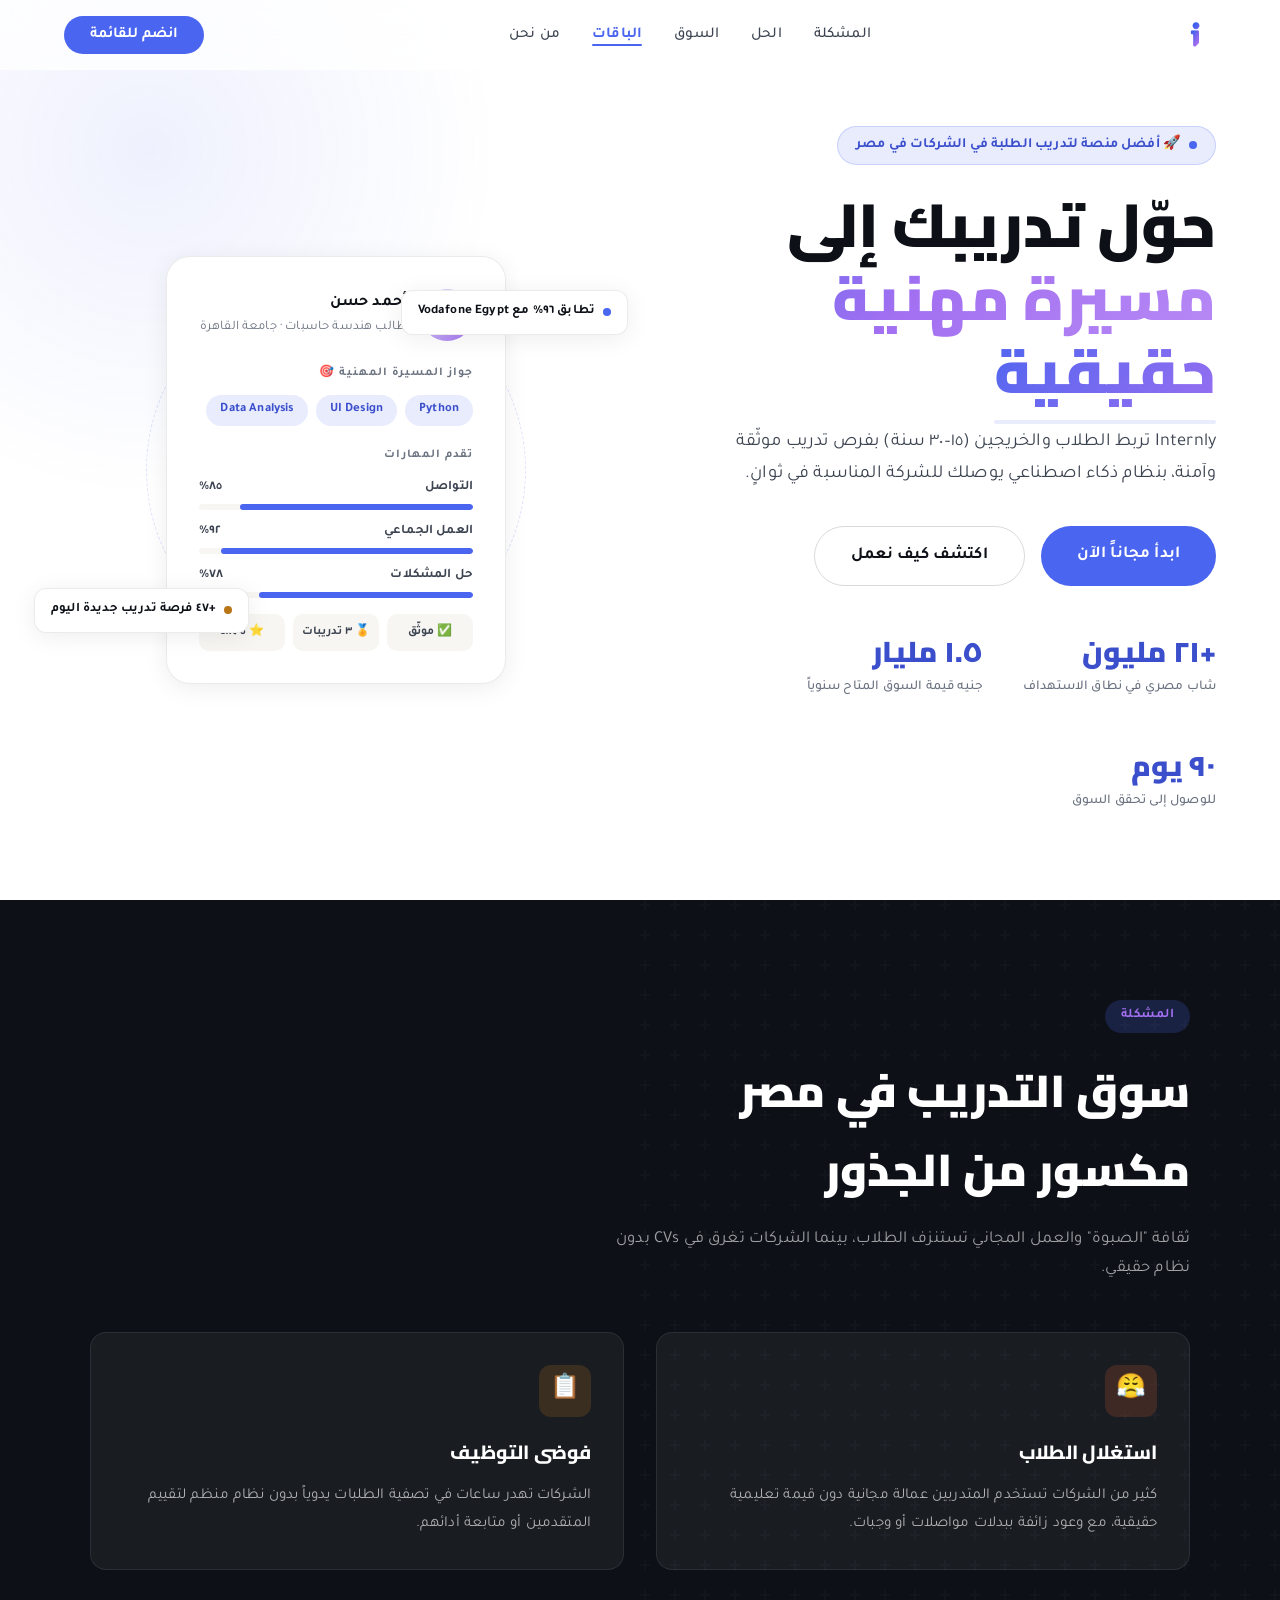
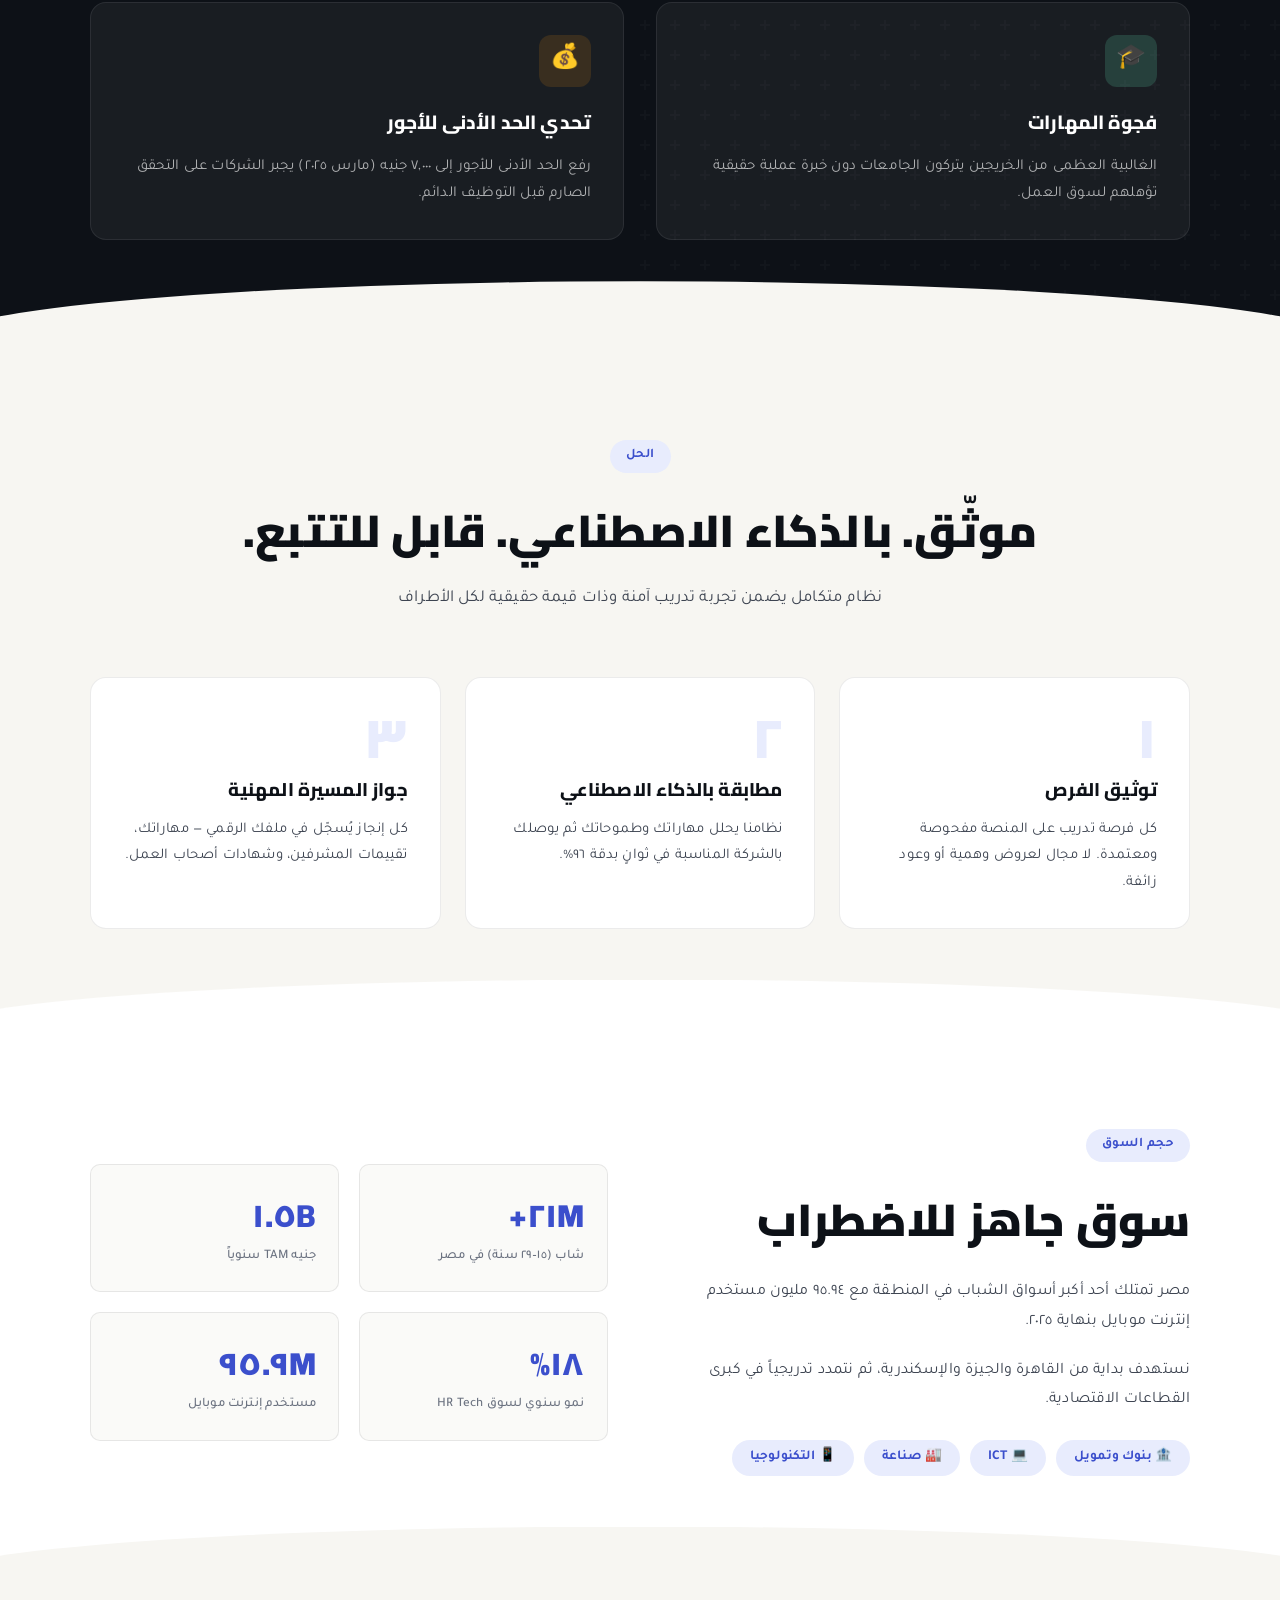
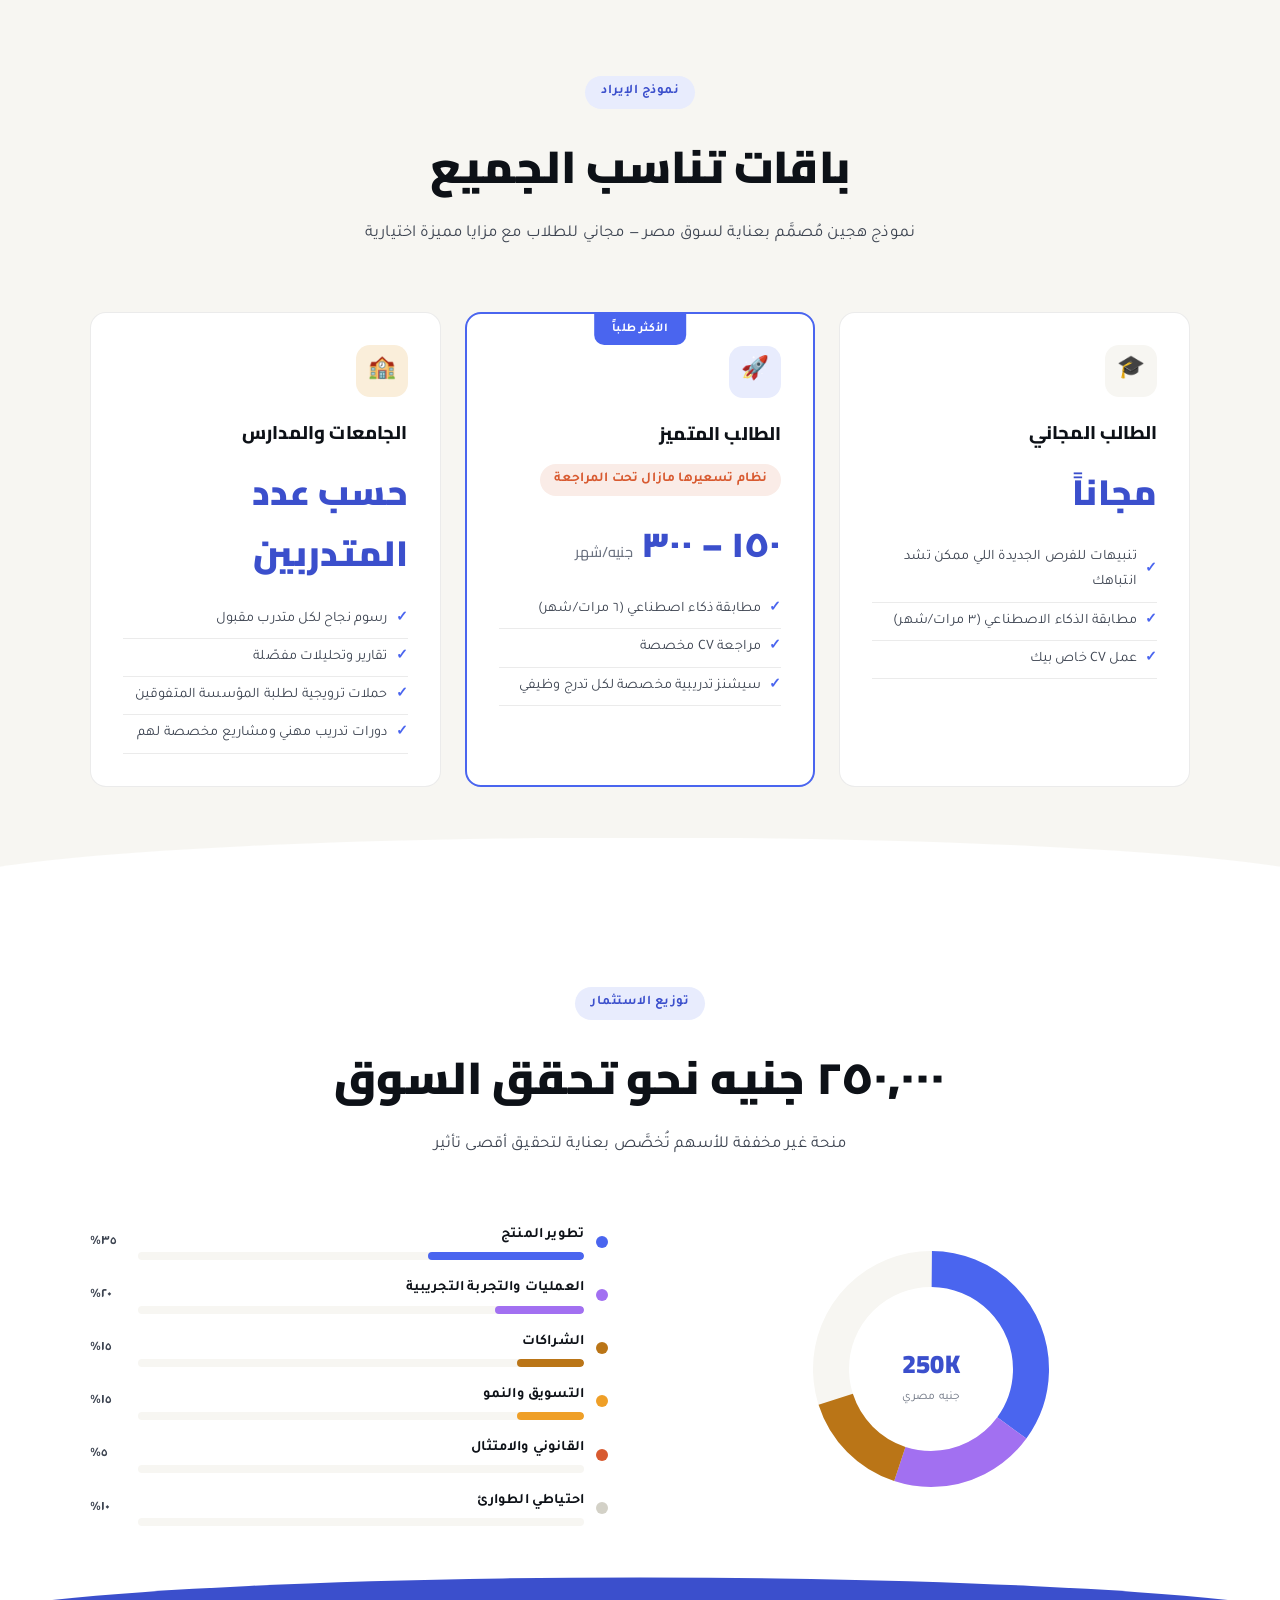
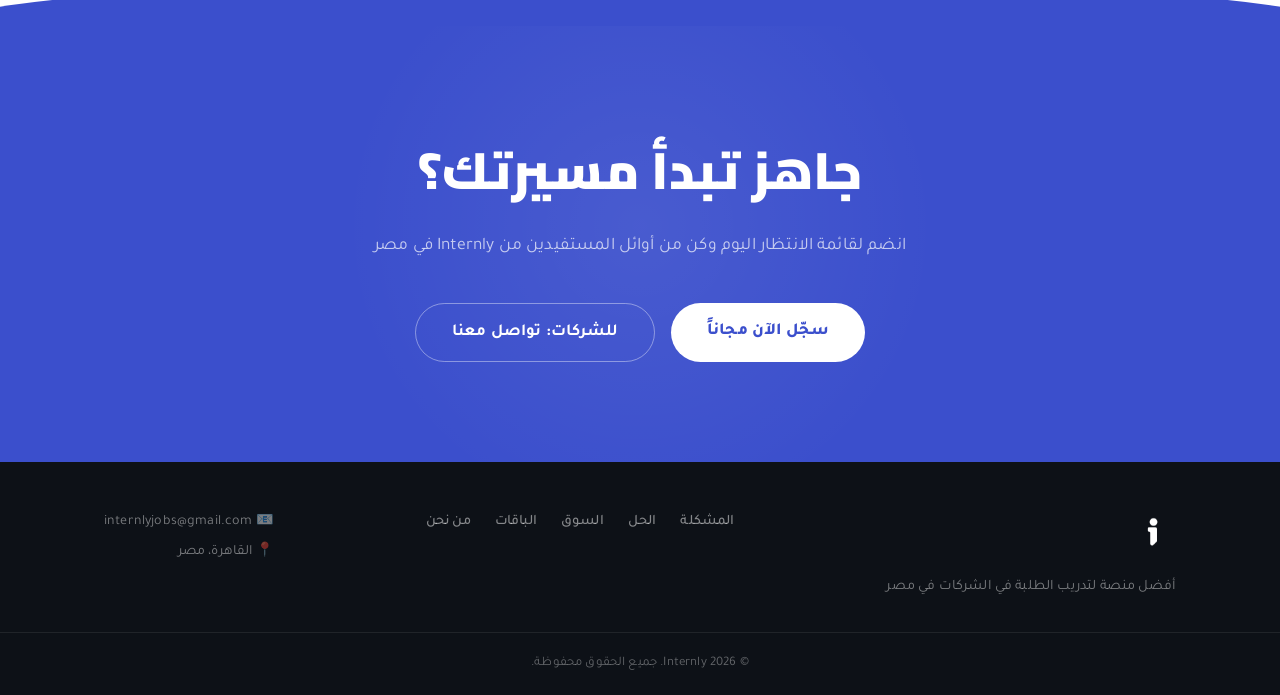
<file: index.html>
<!DOCTYPE html>
<html lang="ar" dir="rtl">
<head>
<meta charset="UTF-8">
<meta name="viewport" content="width=device-width, initial-scale=1.0">
<title>Internly – ابدأ مسيرتك المهنية</title>
<meta name="description" content="Internly - منصة التدريب الأذكى في مصر. نربط الطلاب والخريجين بفرص تدريب موثّقة وآمنة بالذكاء الاصطناعي.">
<meta name="keywords" content="تدريب, فرص عمل, طلاب, خريجين, مصر, ذكاء اصطناعي, Internly">
<meta property="og:title" content="Internly – ابدأ مسيرتك المهنية">
<meta property="og:description" content="منصة التدريب الأذكى في مصر - نربط الطلاب بفرص تدريب موثّقة وآمنة">
<meta property="og:type" content="website">
<meta name="theme-color" content="#4a65ef">
<link rel="preconnect" href="https://fonts.googleapis.com">
<link href="https://fonts.googleapis.com/css2?family=Cairo:wght@300;400;600;700;900&family=Tajawal:wght@300;400;500;700;800&display=swap" rel="stylesheet">
<link rel="stylesheet" href="css/styles.css">
</head>
<body>

<!-- LOADING SCREEN -->
<div class="loader-screen" id="loader">
  <div class="loader-logo"><img src="assets/logo.png" alt="Internly"></div>
</div>

<!-- ANTIGRAVITY PARTICLE LAYER (behind everything) -->
<div id="particles" aria-hidden="true"></div>

<!-- ═══════════════════════════════════
     NAVIGATION
════════════════════════════════════ -->
<nav>
  <div class="nav-logo"><a href="#"><img src="assets/logo.png" alt="Internly"></a></div>
  <ul class="nav-links" id="navLinks">
    <li><a href="#problem">المشكلة</a></li>
    <li><a href="#solution">الحل</a></li>
    <li><a href="#market">السوق</a></li>
    <li><a href="#plans">الباقات</a></li>
    <li><a href="about.html">من نحن</a></li>
  </ul>
  <button class="nav-cta" id="navCta">انضم للقائمة</button>
  <button class="hamburger" id="hamburger" aria-label="القائمة">
    <span></span><span></span><span></span>
  </button>
</nav>

<!-- ═══════════════════════════════════
     HERO
════════════════════════════════════ -->
<section class="hero">
  <div class="hero-content">
    <div class="hero-badge">🚀 أفضل منصة لتدريب الطلبة في الشركات في مصر</div>
    <h1 class="hero-title">
      حوّل تدريبك إلى<br>
      <span class="highlight">مسيرة مهنية حقيقية</span>
    </h1>
    <p class="hero-desc">
      Internly تربط الطلاب والخريجين (١٥–٣٠ سنة) بفرص تدريب موثّقة وآمنة،
      بنظام ذكاء اصطناعي يوصلك للشركة المناسبة في ثوانٍ.
    </p>
    <div class="hero-actions">
      <a href="#" class="btn-primary" id="heroCta">ابدأ مجاناً الآن</a>
      <a href="#solution" class="btn-outline" id="heroDiscover">اكتشف كيف نعمل</a>
    </div>
    <div class="hero-stats">
      <div>
        <div class="hero-stat-num">+٢١ مليون</div>
        <div class="hero-stat-label">شاب مصري في نطاق الاستهداف</div>
      </div>
      <div>
        <div class="hero-stat-num">١.٥ مليار</div>
        <div class="hero-stat-label">جنيه قيمة السوق المتاح سنوياً</div>
      </div>
      <div>
        <div class="hero-stat-num">٩٠ يوم</div>
        <div class="hero-stat-label">للوصول إلى تحقق السوق</div>
      </div>
    </div>
  </div>

  <!-- Floating profile card with antigravity orbit -->
  <div class="hero-visual">
    <div class="passport-card">
      <div class="passport-header">
        <div class="passport-avatar">أح</div>
        <div>
          <div class="passport-name">أحمد حسن</div>
          <div class="passport-role">طالب هندسة حاسبات · جامعة القاهرة</div>
        </div>
      </div>

      <div class="passport-label">جواز المسيرة المهنية 🎯</div>
      <div class="skills-row">
        <div class="skill-tag">Python</div>
        <div class="skill-tag">UI Design</div>
        <div class="skill-tag">Data Analysis</div>
      </div>

      <div class="passport-label">تقدم المهارات</div>
      <div class="progress-item">
        <div class="progress-label"><span>التواصل</span><span>٨٥%</span></div>
        <div class="progress-bar"><div class="progress-fill" style="width:85%"></div></div>
      </div>
      <div class="progress-item">
        <div class="progress-label"><span>العمل الجماعي</span><span>٩٢%</span></div>
        <div class="progress-bar"><div class="progress-fill" style="width:92%"></div></div>
      </div>
      <div class="progress-item">
        <div class="progress-label"><span>حل المشكلات</span><span>٧٨%</span></div>
        <div class="progress-bar"><div class="progress-fill" style="width:78%"></div></div>
      </div>

      <div class="passport-badge-row">
        <div class="passport-badge">✅ موثّق</div>
        <div class="passport-badge">🏅 ٣ تدريبات</div>
        <div class="passport-badge">⭐ ٤.٨/٥</div>
      </div>
    </div>

    <!-- Floating notification chips -->
    <div class="chip chip-1">
      <div class="chip-dot chip-green"></div>
      <span>تطابق ٩٦% مع Vodafone Egypt</span>
    </div>
    <div class="chip chip-2">
      <div class="chip-dot chip-gold"></div>
      <span>+٤٧ فرصة تدريب جديدة اليوم</span>
    </div>
  </div>
</section>

<!-- ═══════════════════════════════════
     PROBLEM
════════════════════════════════════ -->
<section class="problem" id="problem">
  <div style="max-width:1100px; margin:0 auto;">
    <span class="section-tag">المشكلة</span>
    <h2 style="font-family:'Cairo',sans-serif; font-size:clamp(1.8rem,3.5vw,2.8rem); font-weight:900; color:white; margin-bottom:1rem;">
      سوق التدريب في مصر<br>مكسور من الجذور
    </h2>
    <p style="color:rgba(255,255,255,0.6); font-size:1.05rem; max-width:600px;">
      ثقافة "الصبوة" والعمل المجاني تستنزف الطلاب، بينما الشركات تغرق في CVs بدون نظام حقيقي.
    </p>

    <div class="problem-grid">
      <div class="problem-card fade-in">
        <div class="problem-icon icon-coral">😤</div>
        <h3>استغلال الطلاب</h3>
        <p>كثير من الشركات تستخدم المتدربين عمالة مجانية دون قيمة تعليمية حقيقية، مع وعود زائفة ببدلات مواصلات أو وجبات.</p>
      </div>
      <div class="problem-card fade-in">
        <div class="problem-icon icon-gold">📋</div>
        <h3>فوضى التوظيف</h3>
        <p>الشركات تهدر ساعات في تصفية الطلبات يدوياً بدون نظام منظم لتقييم المتقدمين أو متابعة أدائهم.</p>
      </div>
      <div class="problem-card fade-in">
        <div class="problem-icon" style="background:rgba(93,202,165,0.2);">🎓</div>
        <h3>فجوة المهارات</h3>
        <p>الغالبية العظمى من الخريجين يتركون الجامعات دون خبرة عملية حقيقية تؤهلهم لسوق العمل.</p>
      </div>
      <div class="problem-card fade-in">
        <div class="problem-icon" style="background:rgba(186,117,23,0.2);">💰</div>
        <h3>تحدي الحد الأدنى للأجور</h3>
        <p>رفع الحد الأدنى للأجور إلى ٧,٠٠٠ جنيه (مارس ٢٠٢٥) يجبر الشركات على التحقق الصارم قبل التوظيف الدائم.</p>
      </div>
    </div>
  </div>
</section>

<!-- ═══════════════════════════════════
     SOLUTION
════════════════════════════════════ -->
<section class="solution" id="solution">
  <div style="max-width:1100px; margin:0 auto;">
    <div class="section-header">
      <span class="section-tag" style="background:var(--accent-pale);color:var(--accent-deep);">الحل</span>
      <h2 class="section-title">موثّق. بالذكاء الاصطناعي. قابل للتتبع.</h2>
      <p class="section-sub">نظام متكامل يضمن تجربة تدريب آمنة وذات قيمة حقيقية لكل الأطراف</p>
    </div>

    <div class="steps-grid">
      <div class="step-card fade-in">
        <div class="step-num">١</div>
        <h3>توثيق الفرص</h3>
        <p>كل فرصة تدريب على المنصة مفحوصة ومعتمدة. لا مجال لعروض وهمية أو وعود زائفة.</p>
      </div>
      <div class="step-card fade-in">
        <div class="step-num">٢</div>
        <h3>مطابقة بالذكاء الاصطناعي</h3>
        <p>نظامنا يحلل مهاراتك وطموحاتك ثم يوصلك بالشركة المناسبة في ثوانٍ بدقة ٩٦%.</p>
      </div>
      <div class="step-card fade-in">
        <div class="step-num">٣</div>
        <h3>جواز المسيرة المهنية</h3>
        <p>كل إنجاز يُسجّل في ملفك الرقمي — مهاراتك، تقييمات المشرفين، وشهادات أصحاب العمل.</p>
      </div>
    </div>
  </div>
</section>

<!-- ═══════════════════════════════════
     MARKET
════════════════════════════════════ -->
<section class="market" id="market">
  <div style="max-width:1100px; margin:0 auto;">
    <div class="market-grid">
      <div class="market-text fade-in">
        <span class="section-tag" style="background:var(--accent-pale);color:var(--accent-deep);">حجم السوق</span>
        <h2 class="section-title" style="text-align:right; margin-bottom:0.5rem;">سوق جاهز للاضطراب</h2>
        <p>مصر تمتلك أحد أكبر أسواق الشباب في المنطقة مع ٩٥.٩٤ مليون مستخدم إنترنت موبايل بنهاية ٢٠٢٥.</p>
        <p>نستهدف بداية من القاهرة والجيزة والإسكندرية، ثم نتمدد تدريجياً في كبرى القطاعات الاقتصادية.</p>
        <div class="tag-row">
          <div class="tag-pill">🏦 بنوك وتمويل</div>
          <div class="tag-pill">💻 ICT</div>
          <div class="tag-pill">🏭 صناعة</div>
          <div class="tag-pill">📱 التكنولوجيا</div>
        </div>
      </div>

      <div class="market-stats fade-in">
        <div class="mstat">
          <div class="mstat-num">٢١M+</div>
          <div class="mstat-label">شاب (١٥–٢٩ سنة) في مصر</div>
        </div>
        <div class="mstat">
          <div class="mstat-num">١.٥B</div>
          <div class="mstat-label">جنيه TAM سنوياً</div>
        </div>
        <div class="mstat">
          <div class="mstat-num">١٨%</div>
          <div class="mstat-label">نمو سنوي لسوق HR Tech</div>
        </div>
        <div class="mstat">
          <div class="mstat-num">٩٥.٩M</div>
          <div class="mstat-label">مستخدم إنترنت موبايل</div>
        </div>
      </div>
    </div>
  </div>
</section>

<!-- ═══════════════════════════════════
     PLANS
════════════════════════════════════ -->
<section class="revenue" id="plans">
  <div style="max-width:1100px; margin:0 auto;">
    <div class="section-header">
      <span class="section-tag" style="background:var(--accent-pale);color:var(--accent-deep);">نموذج الإيراد</span>
      <h2 class="section-title">باقات تناسب الجميع</h2>
      <p class="section-sub">نموذج هجين مُصمَّم بعناية لسوق مصر — مجاني للطلاب مع مزايا مميزة اختيارية</p>
    </div>

    <div class="plans-grid">
      <div class="plan-card fade-in">
        <div class="plan-icon-wrap" style="background:var(--surface-alt); font-size:1.4rem;">🎓</div>
        <div class="plan-title">الطالب المجاني</div>
        <div class="plan-price">مجاناً</div>
        <ul class="plan-features">
          <li>تنبيهات للفرص الجديدة اللي ممكن تشد انتباهك</li>
          <li>مطابقة الذكاء الاصطناعي (٣ مرات/شهر)</li>
          <li>عمل CV خاص بيك</li>
        </ul>
      </div>

      <div class="plan-card featured fade-in">
        <div class="plan-icon-wrap" style="background:var(--accent-pale); font-size:1.4rem;">🚀</div>
        <div class="plan-title">الطالب المتميز</div>
        <div class="plan-price-note">نظام تسعيرها مازال تحت المراجعة</div>
        <div class="plan-price">١٥٠ – ٣٠٠ <span>جنيه/شهر</span></div>
        <ul class="plan-features">
          <li>مطابقة ذكاء اصطناعي (٦ مرات/شهر)</li>
          <li>مراجعة CV مخصصة</li>
          <li>سيشنز تدريبية مخصصة لكل تدرج وظيفي</li>
        </ul>
      </div>

      <div class="plan-card fade-in">
        <div class="plan-icon-wrap" style="background:var(--gold-pale); font-size:1.4rem;">🏫</div>
        <div class="plan-title">الجامعات والمدارس</div>
        <div class="plan-price">حسب عدد المتدربين</div>
        <ul class="plan-features">
          <li>رسوم نجاح لكل متدرب مقبول</li>
          <li>تقارير وتحليلات مفصّلة</li>
          <li>حملات ترويجية لطلبة المؤسسة المتفوقين</li>
          <li>دورات تدريب مهني ومشاريع مخصصة لهم</li>
        </ul>
      </div>
    </div>
  </div>
</section>

<!-- ═══════════════════════════════════
     ALLOCATION
════════════════════════════════════ -->
<section class="allocation">
  <div style="max-width:1100px; margin:0 auto;">
    <div class="section-header">
      <span class="section-tag" style="background:var(--accent-pale);color:var(--accent-deep);">توزيع الاستثمار</span>
      <h2 class="section-title">٢٥٠,٠٠٠ جنيه نحو تحقق السوق</h2>
      <p class="section-sub">منحة غير مخففة للأسهم تُخصَّص بعناية لتحقيق أقصى تأثير</p>
    </div>

    <div class="alloc-grid">
      <div class="donut-wrap">
        <div class="donut-chart">
          <svg width="260" height="260" viewBox="0 0 260 260" aria-hidden="true">
            <circle cx="130" cy="130" r="100" fill="none" stroke="#F7F6F2" stroke-width="36"/>
            <!-- 2π×100 ≈ 628.3 total circumference -->
            <!-- Product 35%=219.9 | Ops 20%=125.7 | Partners 15%=94.2 | Mkt 15%=94.2 | Legal 5%=31.4 | Buffer 10%=62.8 -->
            <circle cx="130" cy="130" r="100" fill="none" stroke="#4a65ef" stroke-width="36"
              stroke-dasharray="219.9 408.4" stroke-dashoffset="157"/>
            <circle cx="130" cy="130" r="100" fill="none" stroke="#a270f1" stroke-width="36"
              stroke-dasharray="125.7 502.6" stroke-dashoffset="-62.9"/>
            <circle cx="130" cy="130" r="100" fill="none" stroke="#BA7517" stroke-width="36"
              stroke-dasharray="94.2 534.1" stroke-dashoffset="-188.6"/>
            <circle cx="130" cy="130" r="100" fill="none" stroke="#EF9F27" stroke-width="36"
              stroke-dasharray="94.2 534.1" stroke-dashoffset="-282.8"/>
            <circle cx="130" cy="130" r="100" fill="none" stroke="#D85A30" stroke-width="36"
              stroke-dasharray="31.4 596.9" stroke-dashoffset="-377"/>
            <circle cx="130" cy="130" r="100" fill="none" stroke="#D3D1C7" stroke-width="36"
              stroke-dasharray="62.8 565.5" stroke-dashoffset="-408.4"/>
            <circle cx="130" cy="130" r="70" fill="white"/>
          </svg>
          <div class="donut-center">
            <div class="donut-center-num">250K</div>
            <div class="donut-center-label">جنيه مصري</div>
          </div>
        </div>
      </div>

      <div class="alloc-items">
        <div class="alloc-item fade-in">
          <div class="alloc-dot" style="background:#4a65ef;"></div>
          <div class="alloc-bar-wrap">
            <div class="alloc-label">تطوير المنتج</div>
            <div class="alloc-bar-bg"><div class="alloc-bar-fill" style="width:35%;background:#4a65ef;"></div></div>
          </div>
          <div class="alloc-pct">٣٥%</div>
        </div>
        <div class="alloc-item fade-in">
          <div class="alloc-dot" style="background:#a270f1;"></div>
          <div class="alloc-bar-wrap">
            <div class="alloc-label">العمليات والتجربة التجريبية</div>
            <div class="alloc-bar-bg"><div class="alloc-bar-fill" style="width:20%;background:#a270f1;"></div></div>
          </div>
          <div class="alloc-pct">٢٠%</div>
        </div>
        <div class="alloc-item fade-in">
          <div class="alloc-dot" style="background:#BA7517;"></div>
          <div class="alloc-bar-wrap">
            <div class="alloc-label">الشراكات</div>
            <div class="alloc-bar-bg"><div class="alloc-bar-fill" style="width:15%;background:#BA7517;"></div></div>
          </div>
          <div class="alloc-pct">١٥%</div>
        </div>
        <div class="alloc-item fade-in">
          <div class="alloc-dot" style="background:#EF9F27;"></div>
          <div class="alloc-bar-wrap">
            <div class="alloc-label">التسويق والنمو</div>
            <div class="alloc-bar-bg"><div class="alloc-bar-fill" style="width:15%;background:#EF9F27;"></div></div>
          </div>
          <div class="alloc-pct">١٥%</div>
        </div>
        <div class="alloc-item fade-in">
          <div class="alloc-dot" style="background:#D85A30;"></div>
          <div class="alloc-bar-wrap">
            <div class="alloc-label">القانوني والامتثال</div>
            <div class="alloc-bar-bg"><div class="alloc-bar-fill" style="width:5%;background:#D85A30;"></div></div>
          </div>
          <div class="alloc-pct">٥%</div>
        </div>
        <div class="alloc-item fade-in">
          <div class="alloc-dot" style="background:#D3D1C7;"></div>
          <div class="alloc-bar-wrap">
            <div class="alloc-label">احتياطي الطوارئ</div>
            <div class="alloc-bar-bg"><div class="alloc-bar-fill" style="width:10%;background:#D3D1C7;"></div></div>
          </div>
          <div class="alloc-pct">١٠%</div>
        </div>
      </div>
    </div>
  </div>
</section>

<!-- ═══════════════════════════════════
     CTA
════════════════════════════════════ -->
<section class="cta-section">
  <div style="position:relative; z-index:1;">
    <h2 class="cta-title">جاهز تبدأ مسيرتك؟</h2>
    <p class="cta-sub">انضم لقائمة الانتظار اليوم وكن من أوائل المستفيدين من Internly في مصر</p>
    <div class="cta-btns">
      <a href="#" class="btn-white" id="ctaRegister">سجّل الآن مجاناً</a>
      <a href="#" class="btn-ghost" id="ctaCompany">للشركات: تواصل معنا</a>
    </div>
  </div>
</section>

<!-- ═══════════════════════════════════
     FOOTER
════════════════════════════════════ -->
<footer>
  <div class="footer-content">
    <div class="footer-brand">
      <div class="footer-logo"><img src="assets/logo.png" alt="Internly"></div>
      <p class="footer-tagline">أفضل منصة لتدريب الطلبة في الشركات في مصر</p>
    </div>
    <div class="footer-links">
      <a href="#problem">المشكلة</a>
      <a href="#solution">الحل</a>
      <a href="#market">السوق</a>
      <a href="#plans">الباقات</a>
      <a href="about.html">من نحن</a>
    </div>
    <div class="footer-contact">
      <p>📧 internlyjobs@gmail.com</p>
      <p>📍 القاهرة، مصر</p>
    </div>
  </div>
  <div class="footer-bottom">
    <p>© 2026 Internly. جميع الحقوق محفوظة.</p>
  </div>
</footer>

<!-- WAITLIST MODAL -->
<div class="modal-overlay" id="modalOverlay">
  <div class="modal">
    <button class="modal-close" id="modalClose" onclick="closeModal()">&times;</button>
    <div class="modal-icon">🚀</div>
    <h3 class="modal-title">انضم لقائمة الانتظار</h3>
    <p class="modal-desc">كن من أوائل المستفيدين عند إطلاق Internly</p>
    <form id="waitlistForm" class="modal-form">
      <input type="text" class="modal-input" placeholder="الاسم الكامل" required id="nameInput">
      <input type="email" class="modal-input" placeholder="البريد الإلكتروني" required id="emailInput">
      <input type="tel" class="modal-input" placeholder="رقم الهاتف (اختياري)" id="phoneInput">
      <button type="submit" class="modal-btn">سجّل الآن</button>
    </form>
    <div class="modal-success" id="modalSuccess">
      <div class="success-icon">✅</div>
      <h3>تم التسجيل بنجاح!</h3>
      <p>سنتواصل معك قريباً عند الإطلاق</p>
    </div>
  </div>
</div>

<!-- BACK TO TOP -->
<button class="back-to-top" id="backToTop" aria-label="العودة للأعلى">↑</button>

<script src="js/script.js"></script>

<!--Start of Tawk.to Script-->
<script type="text/javascript">
var Tawk_API=Tawk_API||{}, Tawk_LoadStart=new Date();
(function(){
var s1=document.createElement("script"),s0=document.getElementsByTagName("script")[0];
s1.async=true;
s1.src='https://embed.tawk.to/6a14f5feda221a1c3a6a4a73/1jpgu1qs7';
s1.charset='UTF-8';
s1.setAttribute('crossorigin','*');
s0.parentNode.insertBefore(s1,s0);
})();
</script>
<!--End of Tawk.to Script-->

</body>
</html>
</file>
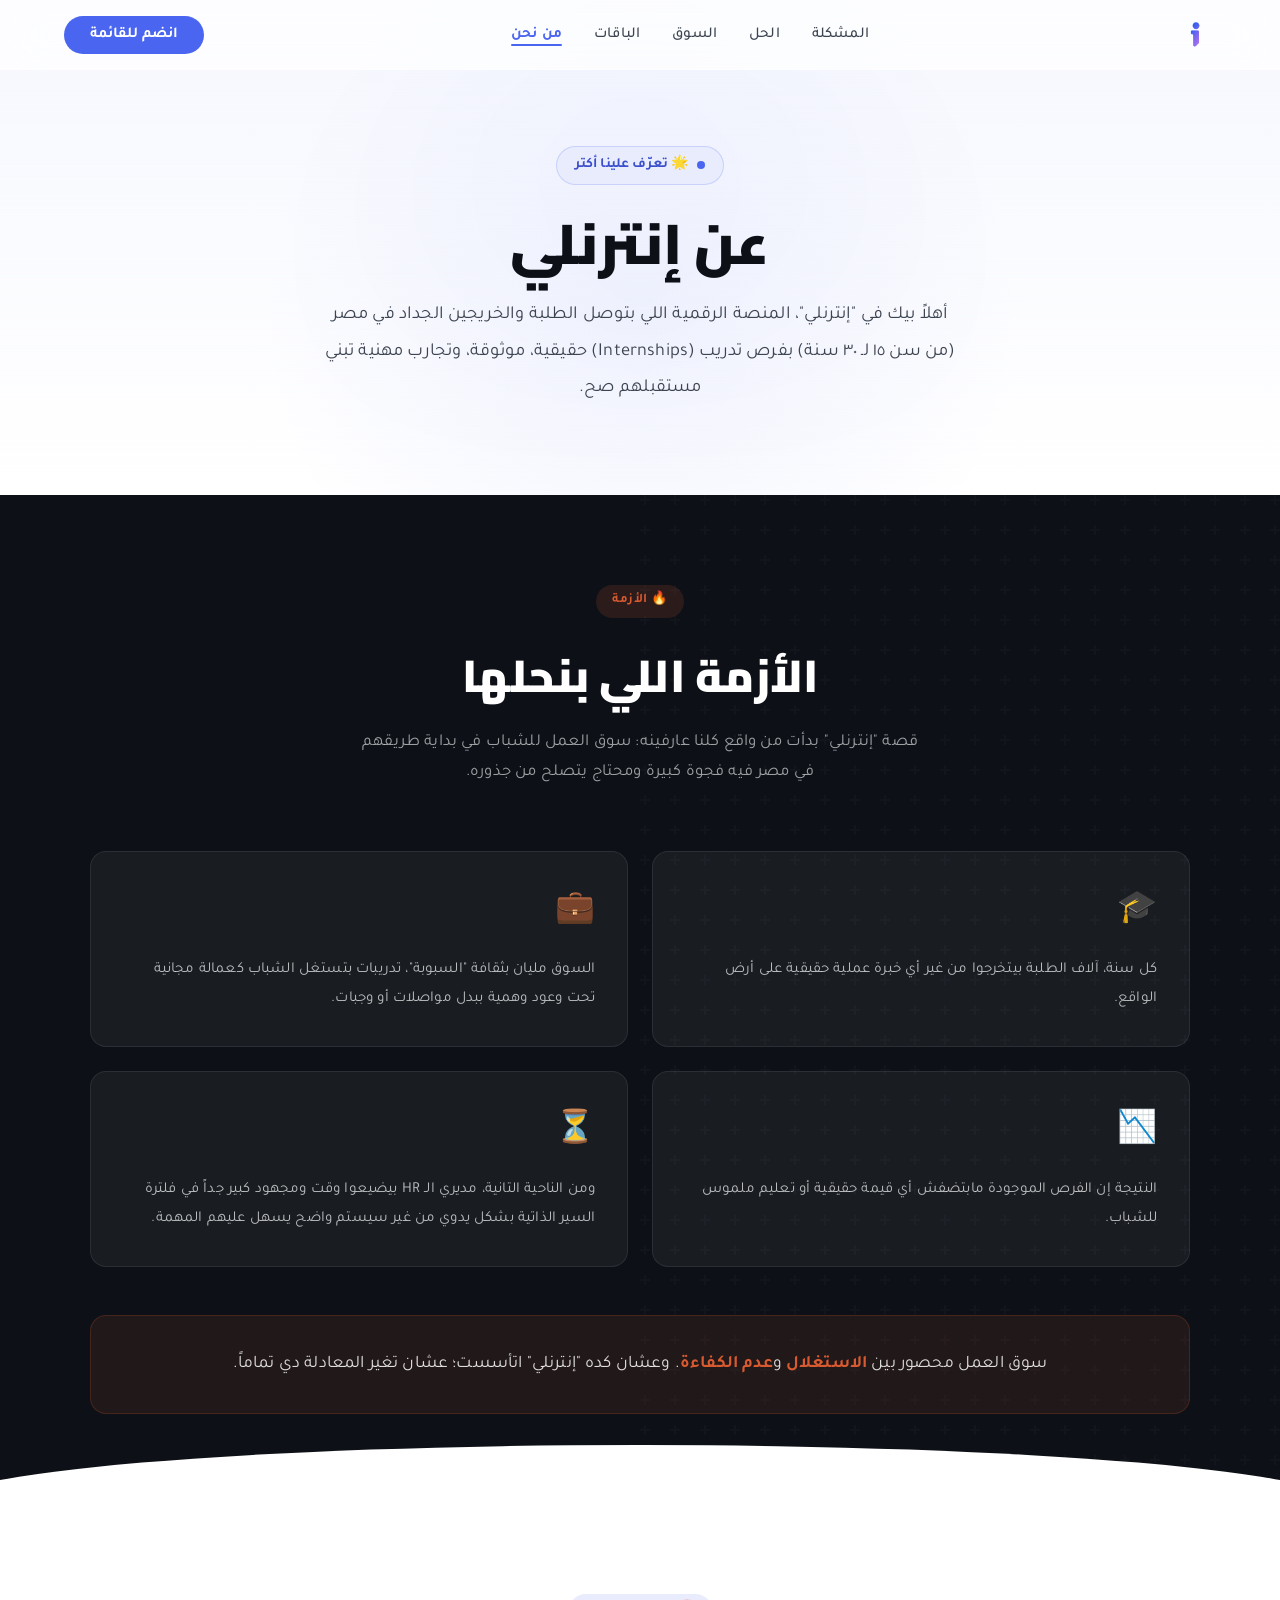
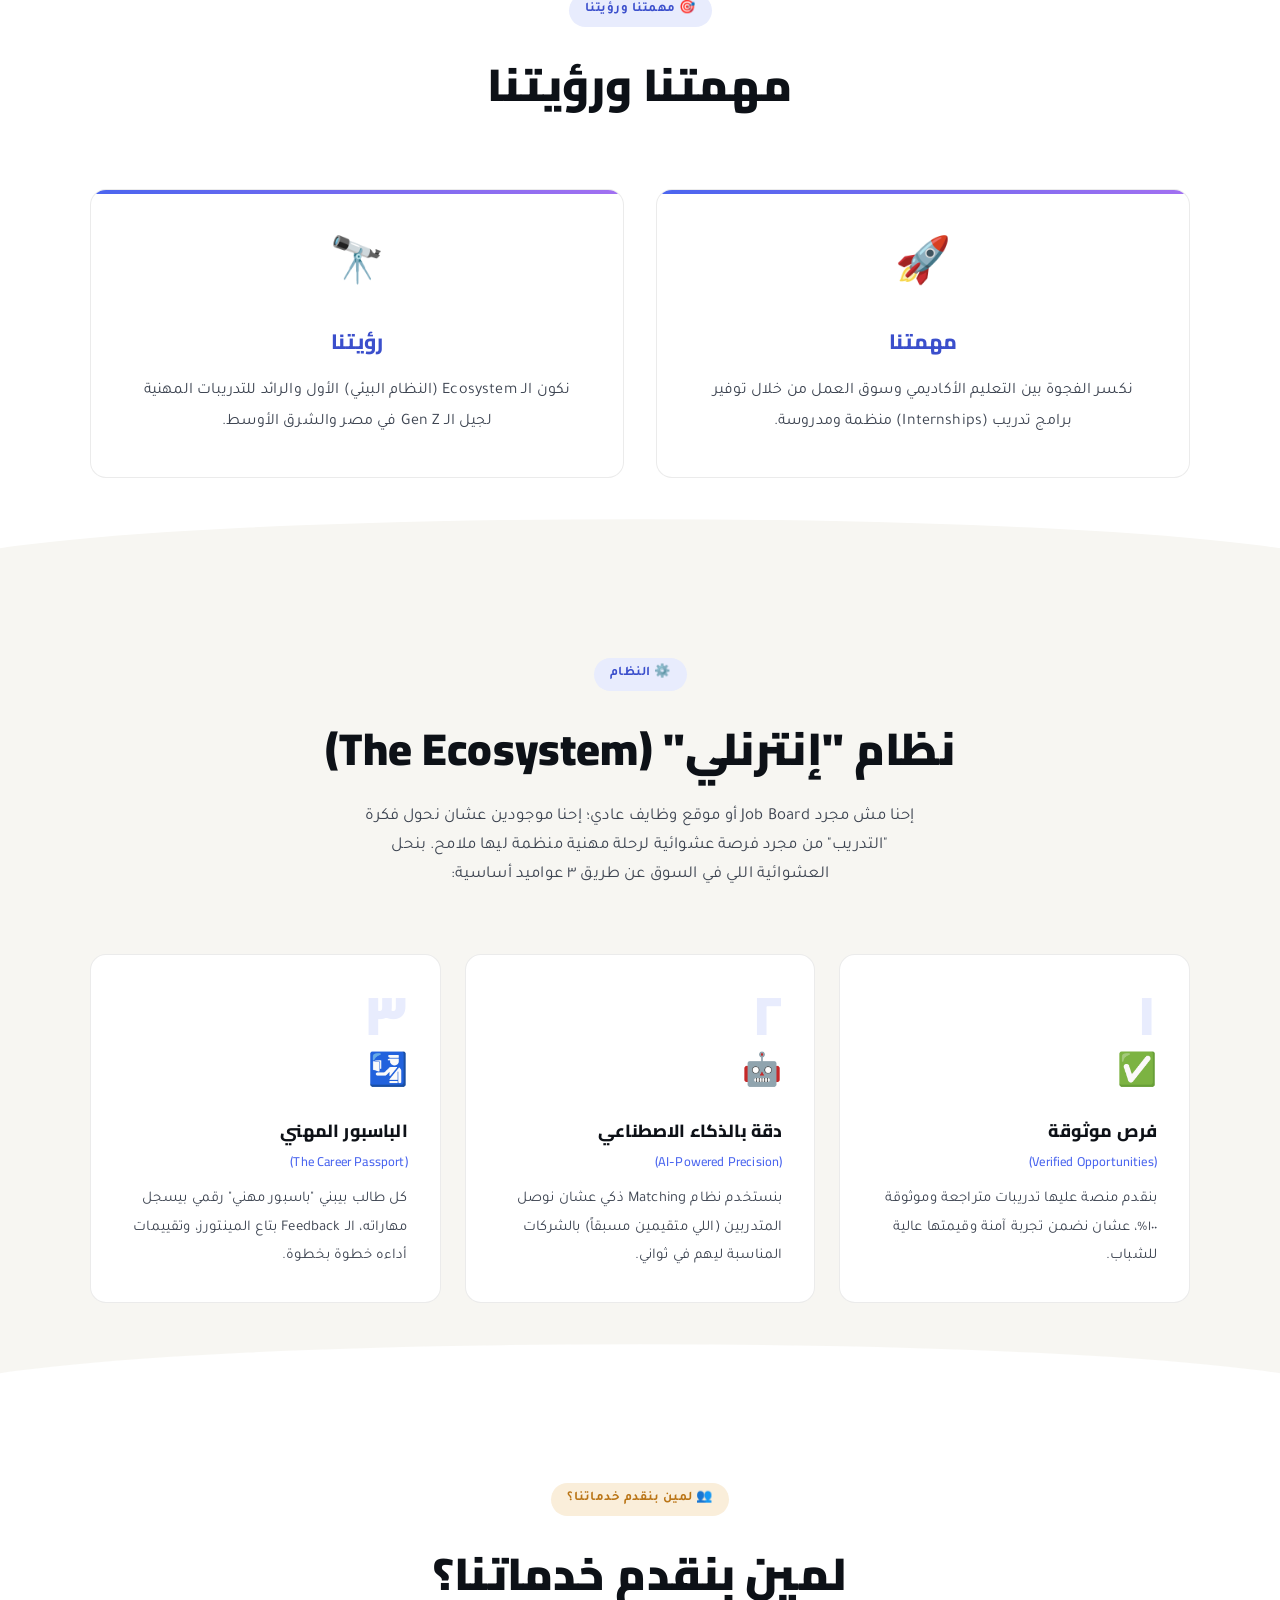
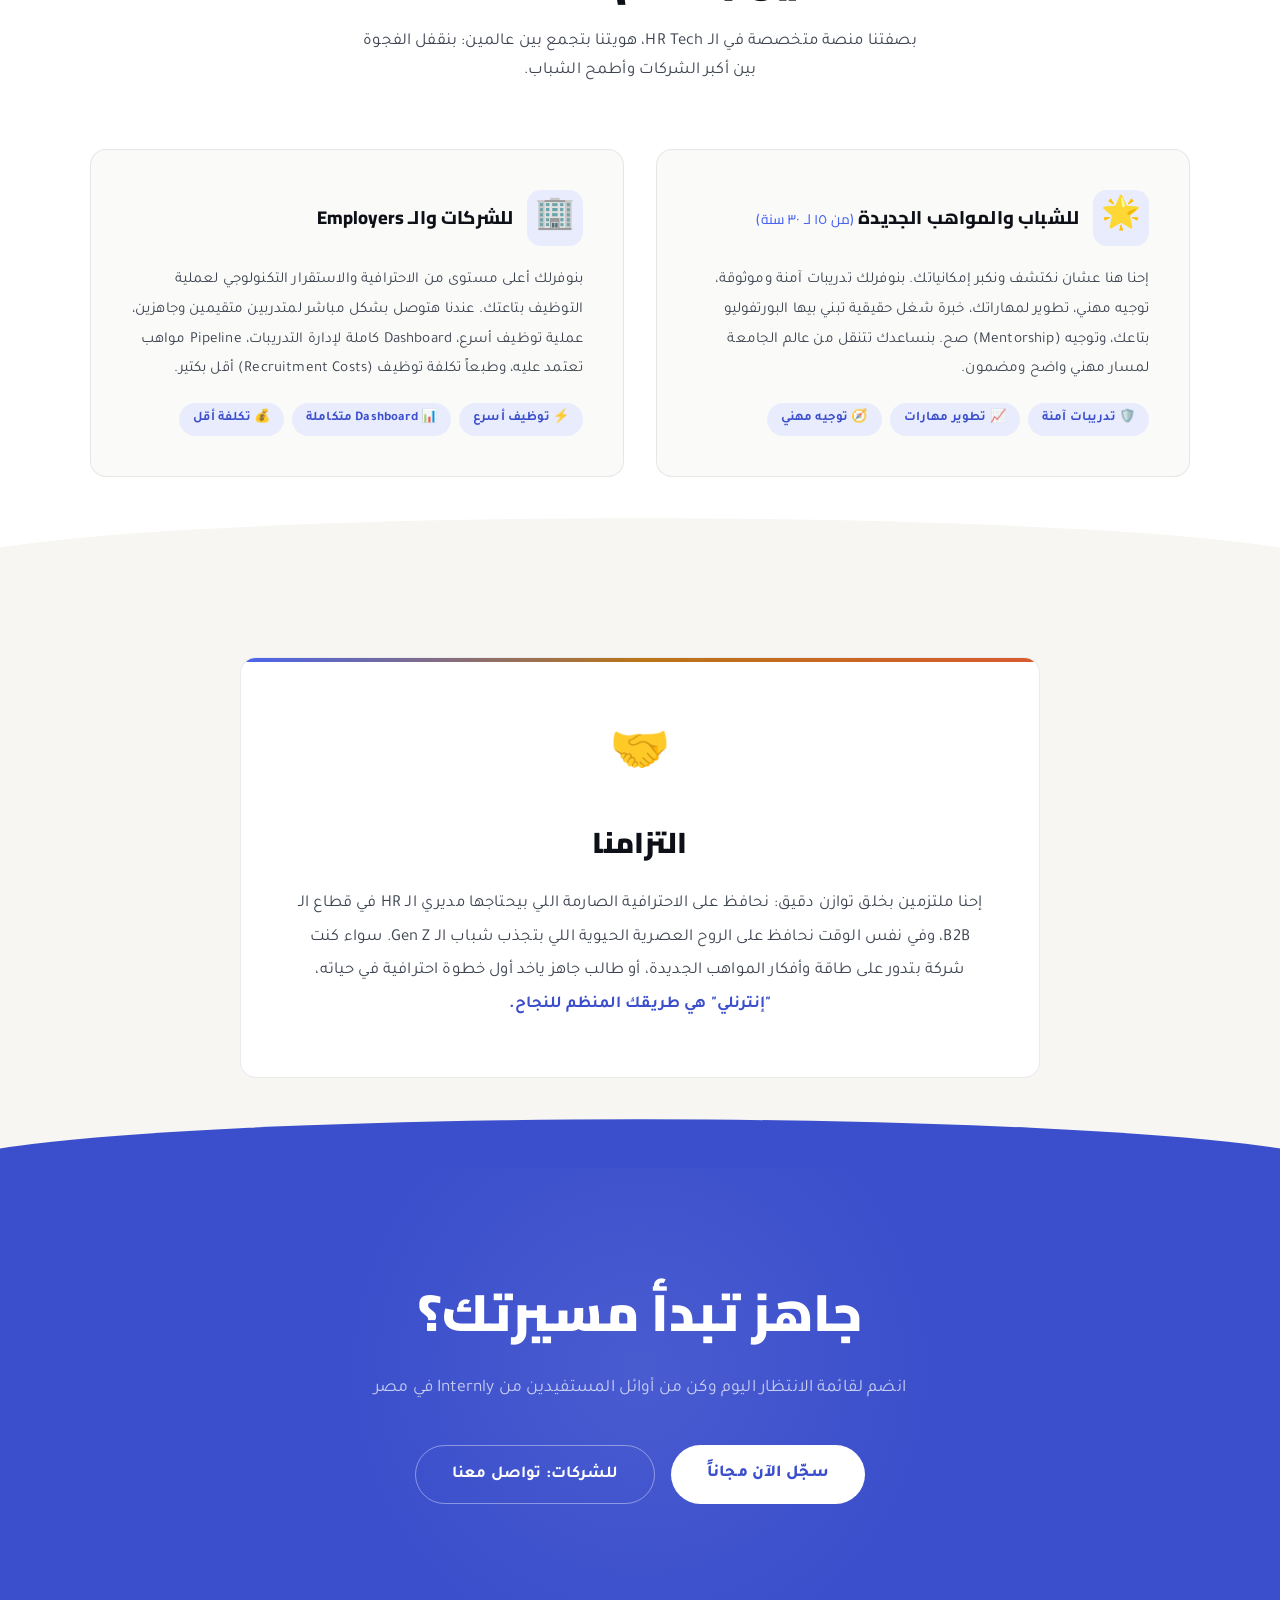
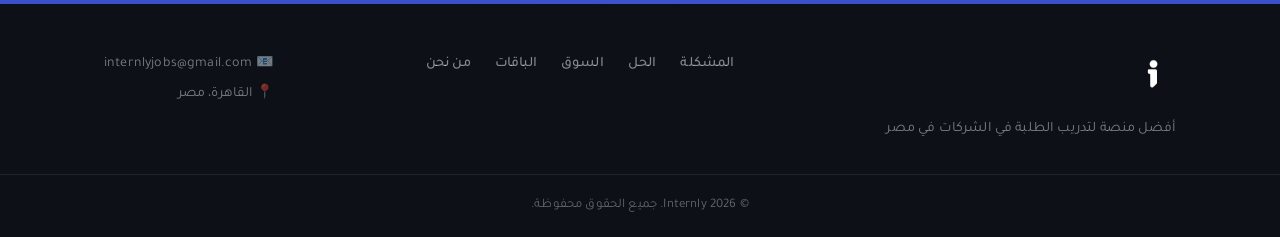
<file: about.html>
<!DOCTYPE html>
<html lang="ar" dir="rtl">
<head>
<meta charset="UTF-8">
<meta name="viewport" content="width=device-width, initial-scale=1.0">
<title>من نحن – Internly</title>
<meta name="description" content="تعرّف على إنترنلي، المنصة الرقمية اللي بتوصل الطلبة والخريجين الجداد في مصر بفرص تدريب حقيقية وموثوقة.">
<meta name="keywords" content="عن إنترنلي, من نحن, تدريب, فرص عمل, طلاب, خريجين, مصر, ذكاء اصطناعي, Internly, About">
<meta property="og:title" content="من نحن – Internly">
<meta property="og:description" content="تعرّف على إنترنلي - المنصة الرقمية الأذكى لتدريب الشباب في مصر">
<meta property="og:type" content="website">
<meta name="theme-color" content="#4a65ef">
<link rel="preconnect" href="https://fonts.googleapis.com">
<link href="https://fonts.googleapis.com/css2?family=Cairo:wght@300;400;600;700;900&family=Tajawal:wght@300;400;500;700;800&display=swap" rel="stylesheet">
<link rel="stylesheet" href="css/styles.css">
<link rel="stylesheet" href="css/about.css">
</head>
<body>

<!-- LOADING SCREEN -->
<div class="loader-screen" id="loader">
  <div class="loader-logo"><img src="assets/logo.png" alt="Internly"></div>
</div>

<!-- ANTIGRAVITY PARTICLE LAYER -->
<div id="particles" aria-hidden="true"></div>

<!-- ═══════════════════════════════════
     NAVIGATION
════════════════════════════════════ -->
<nav>
  <div class="nav-logo"><a href="index.html"><img src="assets/logo.png" alt="Internly"></a></div>
  <ul class="nav-links" id="navLinks">
    <li><a href="index.html#problem">المشكلة</a></li>
    <li><a href="index.html#solution">الحل</a></li>
    <li><a href="index.html#market">السوق</a></li>
    <li><a href="index.html#plans">الباقات</a></li>
    <li><a href="about.html" class="active">من نحن</a></li>
  </ul>
  <button class="nav-cta" id="navCta">انضم للقائمة</button>
  <button class="hamburger" id="hamburger" aria-label="القائمة">
    <span></span><span></span><span></span>
  </button>
</nav>

<!-- ═══════════════════════════════════
     ABOUT HERO
════════════════════════════════════ -->
<section class="about-hero">
  <div class="about-hero-content">
    <div class="hero-badge">🌟 تعرّف علينا أكتر</div>
    <h1 class="about-hero-title">
      عن <span class="highlight">إنترنلي</span>
    </h1>
    <p class="about-hero-desc">
      أهلاً بيك في "إنترنلي"، المنصة الرقمية اللي بتوصل الطلبة والخريجين الجداد في مصر
      (من سن ١٥ لـ ٣٠ سنة) بفرص تدريب (Internships) حقيقية، موثوقة، وتجارب مهنية تبني مستقبلهم صح.
    </p>
  </div>
</section>

<!-- ═══════════════════════════════════
     THE CRISIS
════════════════════════════════════ -->
<section class="about-section about-crisis" id="crisis">
  <div class="about-container">
    <div class="section-header">
      <span class="section-tag" style="background:rgba(216,90,48,0.15);color:var(--coral);">🔥 الأزمة</span>
      <h2 class="section-title">الأزمة اللي بنحلها</h2>
      <p class="section-sub">قصة "إنترنلي" بدأت من واقع كلنا عارفينه: سوق العمل للشباب في بداية طريقهم في مصر فيه فجوة كبيرة ومحتاج يتصلح من جذوره.</p>
    </div>

    <div class="crisis-grid">
      <div class="crisis-card fade-in">
        <div class="crisis-icon">🎓</div>
        <p>كل سنة، آلاف الطلبة بيتخرجوا من غير أي خبرة عملية حقيقية على أرض الواقع.</p>
      </div>
      <div class="crisis-card fade-in">
        <div class="crisis-icon">💼</div>
        <p>السوق مليان بثقافة "السبوبة"، تدريبات بتستغل الشباب كعمالة مجانية تحت وعود وهمية ببدل مواصلات أو وجبات.</p>
      </div>
      <div class="crisis-card fade-in">
        <div class="crisis-icon">📉</div>
        <p>النتيجة إن الفرص الموجودة مابتضفش أي قيمة حقيقية أو تعليم ملموس للشباب.</p>
      </div>
      <div class="crisis-card fade-in">
        <div class="crisis-icon">⏳</div>
        <p>ومن الناحية التانية، مديري الـ HR بيضيعوا وقت ومجهود كبير جداً في فلترة السير الذاتية بشكل يدوي من غير سيستم واضح يسهل عليهم المهمة.</p>
      </div>
    </div>

    <div class="crisis-conclusion fade-in">
      <p>سوق العمل محصور بين <strong>الاستغلال</strong> و<strong>عدم الكفاءة</strong>. وعشان كده "إنترنلي" اتأسست؛ عشان تغير المعادلة دي تماماً.</p>
    </div>
  </div>
</section>

<!-- ═══════════════════════════════════
     MISSION & VISION
════════════════════════════════════ -->
<section class="about-section about-mission" id="mission">
  <div class="about-container">
    <div class="section-header">
      <span class="section-tag" style="background:var(--accent-pale);color:var(--accent-deep);">🎯 مهمتنا ورؤيتنا</span>
      <h2 class="section-title">مهمتنا ورؤيتنا</h2>
    </div>

    <div class="mission-grid">
      <div class="mission-card fade-in">
        <div class="mission-card-icon">🚀</div>
        <h3>مهمتنا</h3>
        <p>نكسر الفجوة بين التعليم الأكاديمي وسوق العمل من خلال توفير برامج تدريب (Internships) منظمة ومدروسة.</p>
      </div>
      <div class="mission-card fade-in">
        <div class="mission-card-icon">🔭</div>
        <h3>رؤيتنا</h3>
        <p>نكون الـ Ecosystem (النظام البيئي) الأول والرائد للتدريبات المهنية لجيل الـ Gen Z في مصر والشرق الأوسط.</p>
      </div>
    </div>
  </div>
</section>

<!-- ═══════════════════════════════════
     THE ECOSYSTEM
════════════════════════════════════ -->
<section class="about-section about-ecosystem" id="ecosystem">
  <div class="about-container">
    <div class="section-header">
      <span class="section-tag" style="background:var(--accent-pale);color:var(--accent-deep);">⚙️ النظام</span>
      <h2 class="section-title">نظام "إنترنلي" (The Ecosystem)</h2>
      <p class="section-sub">إحنا مش مجرد Job Board أو موقع وظايف عادي؛ إحنا موجودين عشان نحول فكرة "التدريب" من مجرد فرصة عشوائية لرحلة مهنية منظمة ليها ملامح. بنحل العشوائية اللي في السوق عن طريق ٣ عواميد أساسية:</p>
    </div>

    <div class="ecosystem-grid">
      <div class="eco-card fade-in">
        <div class="eco-num">١</div>
        <div class="eco-icon">✅</div>
        <h3>فرص موثوقة <span class="eco-en">(Verified Opportunities)</span></h3>
        <p>بنقدم منصة عليها تدريبات متراجعة وموثوقة ١٠٠%، عشان نضمن تجربة آمنة وقيمتها عالية للشباب.</p>
      </div>
      <div class="eco-card fade-in">
        <div class="eco-num">٢</div>
        <div class="eco-icon">🤖</div>
        <h3>دقة بالذكاء الاصطناعي <span class="eco-en">(AI-Powered Precision)</span></h3>
        <p>بنستخدم نظام Matching ذكي عشان نوصل المتدربين (اللي متقيمين مسبقاً) بالشركات المناسبة ليهم في ثواني.</p>
      </div>
      <div class="eco-card fade-in">
        <div class="eco-num">٣</div>
        <div class="eco-icon">🛂</div>
        <h3>الباسبور المهني <span class="eco-en">(The Career Passport)</span></h3>
        <p>كل طالب بيبني "باسبور مهني" رقمي بيسجل مهاراته، الـ Feedback بتاع المينتورز، وتقييمات أداءه خطوة بخطوة.</p>
      </div>
    </div>
  </div>
</section>

<!-- ═══════════════════════════════════
     WHO WE SERVE
════════════════════════════════════ -->
<section class="about-section about-serve" id="serve">
  <div class="about-container">
    <div class="section-header">
      <span class="section-tag" style="background:var(--gold-pale);color:var(--gold);">👥 لمين بنقدم خدماتنا؟</span>
      <h2 class="section-title">لمين بنقدم خدماتنا؟</h2>
      <p class="section-sub">بصفتنا منصة متخصصة في الـ HR Tech، هويتنا بتجمع بين عالمين: بنقفل الفجوة بين أكبر الشركات وأطمح الشباب.</p>
    </div>

    <div class="serve-grid">
      <div class="serve-card fade-in">
        <div class="serve-card-header">
          <div class="serve-icon">🌟</div>
          <h3>للشباب والمواهب الجديدة <span class="serve-age">(من ١٥ لـ ٣٠ سنة)</span></h3>
        </div>
        <p>
          إحنا هنا عشان نكتشف ونكبر إمكانياتك. بنوفرلك تدريبات آمنة وموثوقة، توجيه مهني، تطوير لمهاراتك،
          خبرة شغل حقيقية تبني بيها البورتفوليو بتاعك، وتوجيه (Mentorship) صح.
          بنساعدك تتنقل من عالم الجامعة لمسار مهني واضح ومضمون.
        </p>
        <div class="serve-tags">
          <span class="serve-tag">🛡️ تدريبات آمنة</span>
          <span class="serve-tag">📈 تطوير مهارات</span>
          <span class="serve-tag">🧭 توجيه مهني</span>
        </div>
      </div>

      <div class="serve-card fade-in">
        <div class="serve-card-header">
          <div class="serve-icon">🏢</div>
          <h3>للشركات والـ Employers</h3>
        </div>
        <p>
          بنوفرلك أعلى مستوى من الاحترافية والاستقرار التكنولوجي لعملية التوظيف بتاعتك.
          عندنا هتوصل بشكل مباشر لمتدربين متقيمين وجاهزين، عملية توظيف أسرع، Dashboard كاملة لإدارة التدريبات،
          Pipeline مواهب تعتمد عليه، وطبعاً تكلفة توظيف (Recruitment Costs) أقل بكتير.
        </p>
        <div class="serve-tags">
          <span class="serve-tag">⚡ توظيف أسرع</span>
          <span class="serve-tag">📊 Dashboard متكاملة</span>
          <span class="serve-tag">💰 تكلفة أقل</span>
        </div>
      </div>
    </div>
  </div>
</section>

<!-- ═══════════════════════════════════
     COMMITMENT
════════════════════════════════════ -->
<section class="about-section about-commitment" id="commitment">
  <div class="about-container">
    <div class="commitment-card fade-in">
      <div class="commitment-icon">🤝</div>
      <h2>التزامنا</h2>
      <p>
        إحنا ملتزمين بخلق توازن دقيق: نحافظ على الاحترافية الصارمة اللي بيحتاجها مديري الـ HR في قطاع الـ B2B،
        وفي نفس الوقت نحافظ على الروح العصرية الحيوية اللي بتجذب شباب الـ Gen Z.
        سواء كنت شركة بتدور على طاقة وأفكار المواهب الجديدة، أو طالب جاهز ياخد أول خطوة احترافية في حياته،
        <strong>"إنترنلي" هي طريقك المنظم للنجاح.</strong>
      </p>
    </div>
  </div>
</section>

<!-- ═══════════════════════════════════
     CTA
════════════════════════════════════ -->
<section class="cta-section">
  <div style="position:relative; z-index:1;">
    <h2 class="cta-title">جاهز تبدأ مسيرتك؟</h2>
    <p class="cta-sub">انضم لقائمة الانتظار اليوم وكن من أوائل المستفيدين من Internly في مصر</p>
    <div class="cta-btns">
      <a href="#" class="btn-white" id="ctaRegister">سجّل الآن مجاناً</a>
      <a href="#" class="btn-ghost" id="ctaCompany">للشركات: تواصل معنا</a>
    </div>
  </div>
</section>

<!-- ═══════════════════════════════════
     FOOTER
════════════════════════════════════ -->
<footer>
  <div class="footer-content">
    <div class="footer-brand">
      <div class="footer-logo"><img src="assets/logo.png" alt="Internly"></div>
      <p class="footer-tagline">أفضل منصة لتدريب الطلبة في الشركات في مصر</p>
    </div>
    <div class="footer-links">
      <a href="index.html#problem">المشكلة</a>
      <a href="index.html#solution">الحل</a>
      <a href="index.html#market">السوق</a>
      <a href="index.html#plans">الباقات</a>
      <a href="about.html">من نحن</a>
    </div>
    <div class="footer-contact">
      <p>📧 internlyjobs@gmail.com</p>
      <p>📍 القاهرة، مصر</p>
    </div>
  </div>
  <div class="footer-bottom">
    <p>© 2026 Internly. جميع الحقوق محفوظة.</p>
  </div>
</footer>

<!-- WAITLIST MODAL -->
<div class="modal-overlay" id="modalOverlay">
  <div class="modal">
    <button class="modal-close" id="modalClose" onclick="closeModal()">&times;</button>
    <div class="modal-icon">🚀</div>
    <h3 class="modal-title">انضم لقائمة الانتظار</h3>
    <p class="modal-desc">كن من أوائل المستفيدين عند إطلاق Internly</p>
    <form id="waitlistForm" class="modal-form">
      <input type="text" class="modal-input" placeholder="الاسم الكامل" required id="nameInput">
      <input type="email" class="modal-input" placeholder="البريد الإلكتروني" required id="emailInput">
      <input type="tel" class="modal-input" placeholder="رقم الهاتف (اختياري)" id="phoneInput">
      <button type="submit" class="modal-btn">سجّل الآن</button>
    </form>
    <div class="modal-success" id="modalSuccess">
      <div class="success-icon">✅</div>
      <h3>تم التسجيل بنجاح!</h3>
      <p>سنتواصل معك قريباً عند الإطلاق</p>
    </div>
  </div>
</div>

<!-- BACK TO TOP -->
<button class="back-to-top" id="backToTop" aria-label="العودة للأعلى">↑</button>

<script src="js/script.js"></script>

<!--Start of Tawk.to Script-->
<script type="text/javascript">
var Tawk_API=Tawk_API||{}, Tawk_LoadStart=new Date();
(function(){
var s1=document.createElement("script"),s0=document.getElementsByTagName("script")[0];
s1.async=true;
s1.src='https://embed.tawk.to/6a14f5feda221a1c3a6a4a73/1jpgu1qs7';
s1.charset='UTF-8';
s1.setAttribute('crossorigin','*');
s0.parentNode.insertBefore(s1,s0);
})();
</script>
<!--End of Tawk.to Script-->

</body>
</html>
</file>
<file: css/styles.css>
/* ════════════════════════════════════════════════
   Internly — Styles + Antigravity Animation System v2.0
   ════════════════════════════════════════════════ */

*, *::before, *::after { margin: 0; padding: 0; box-sizing: border-box; }

:root {
  --ink: #0D1117;
  --ink-soft: #3D4451;
  --ink-muted: #6B7280;
  --surface: #FFFFFF;
  --surface-alt: #F7F6F2;
  --surface-card: #FAFAF8;
  --accent: #4a65ef;
  --accent-deep: #3b4fcc;
  --accent-pale: #e8ecfd;
  --accent-mid: #a270f1;
  --gold: #BA7517;
  --gold-pale: #FAEEDA;
  --coral: #D85A30;
  --coral-pale: #FAECE7;
  --border: rgba(0,0,0,0.08);
  --border-strong: rgba(0,0,0,0.15);
  --radius: 16px;
  --radius-sm: 10px;
  --shadow: 0 4px 24px rgba(0,0,0,0.07);
  --shadow-hover: 0 12px 40px rgba(74,101,239,0.18);
}

html { scroll-behavior: smooth; }

body {
  font-family: 'Tajawal', 'Cairo', sans-serif;
  background: var(--surface);
  color: var(--ink);
  line-height: 1.75;
  overflow-x: hidden;
  letter-spacing: 0.01em;
}

/* ════════════════════════════════
   LOADING SCREEN
   ════════════════════════════════ */
.loader-screen {
  position: fixed;
  inset: 0;
  z-index: 9999;
  background: var(--surface);
  display: flex;
  align-items: center;
  justify-content: center;
  transition: opacity 0.6s ease, visibility 0.6s ease;
}
.loader-screen.loaded {
  opacity: 0;
  visibility: hidden;
  pointer-events: none;
}
.loader-logo {
  animation: loader-pulse 1.2s ease-in-out infinite;
}
.loader-logo img {
  height: 80px;
  width: auto;
  object-fit: contain;
}

@keyframes loader-pulse {
  0%, 100% { opacity: 1; transform: scale(1); }
  50% { opacity: 0.5; transform: scale(1.05); }
}

/* ════════════════════════════════
   ANTIGRAVITY KEYFRAMES
   ════════════════════════════════ */

/* Core rise — elements ascend from below into view */
@keyframes rise-in {
  0%   { opacity: 0; transform: translateY(60px) scale(0.97); }
  60%  { opacity: 1; }
  100% { opacity: 1; transform: translateY(0) scale(1); }
}

/* Continuous float — gentle levitation loop */
@keyframes float {
  0%, 100% { transform: translateY(0px); }
  50%       { transform: translateY(-18px); }
}
@keyframes float-slow {
  0%, 100% { transform: translateY(0px) rotate(0deg); }
  50%       { transform: translateY(-24px) rotate(1.5deg); }
}
@keyframes float-chip {
  0%, 100% { transform: translateY(0px) translateX(0px); }
  33%       { transform: translateY(-10px) translateX(4px); }
  66%       { transform: translateY(-6px) translateX(-3px); }
}

/* Upward particle drift */
@keyframes drift-up {
  0%   { transform: translateY(0) translateX(0) scale(1);   opacity: 0; }
  10%  { opacity: 0.6; }
  90%  { opacity: 0.4; }
  100% { transform: translateY(-120vh) translateX(30px) scale(0.4); opacity: 0; }
}

/* Pulse dot */
@keyframes pulse {
  0%, 100% { opacity: 1; transform: scale(1); }
  50%       { opacity: 0.45; transform: scale(1.4); }
}

/* Shimmer bar fill */
@keyframes bar-grow {
  from { width: 0 !important; }
}

/* Orbit ring behind hero card */
@keyframes orbit-spin {
  from { transform: rotate(0deg); }
  to   { transform: rotate(360deg); }
}

/* Halo pulse */
@keyframes halo {
  0%, 100% { box-shadow: 0 0 0 0 rgba(74,101,239,0.25); }
  50%       { box-shadow: 0 0 0 22px rgba(74,101,239,0); }
}

/* Modal slide-up */
@keyframes slide-up {
  from { opacity: 0; transform: translateY(40px) scale(0.95); }
  to   { opacity: 1; transform: translateY(0) scale(1); }
}

/* Badge glow */
@keyframes badge-glow {
  0%, 100% { box-shadow: 0 0 0 0 rgba(74,101,239,0.15); }
  50%       { box-shadow: 0 0 20px 4px rgba(74,101,239,0.1); }
}

/* Back to top bounce */
@keyframes bounce-subtle {
  0%, 100% { transform: translateY(0); }
  50% { transform: translateY(-4px); }
}

/* Stagger children fade */
.stagger > *:nth-child(1) { animation-delay: 0.05s; }
.stagger > *:nth-child(2) { animation-delay: 0.15s; }
.stagger > *:nth-child(3) { animation-delay: 0.25s; }
.stagger > *:nth-child(4) { animation-delay: 0.35s; }
.stagger > *:nth-child(5) { animation-delay: 0.45s; }
.stagger > *:nth-child(6) { animation-delay: 0.55s; }

/* ════════════════════════════════
   SCROLL-TRIGGERED FADE (rise from below)
   ════════════════════════════════ */
.fade-in {
  opacity: 0;
  transform: translateY(52px);
  transition: opacity 0.75s cubic-bezier(0.22,1,0.36,1),
              transform 0.75s cubic-bezier(0.22,1,0.36,1);
}
.fade-in.visible {
  opacity: 1;
  transform: translateY(0);
}
.fade-in:nth-child(1) { transition-delay: 0s; }
.fade-in:nth-child(2) { transition-delay: 0.12s; }
.fade-in:nth-child(3) { transition-delay: 0.24s; }
.fade-in:nth-child(4) { transition-delay: 0.36s; }

/* ════════════════════════════════
   FLOATING PARTICLES (antigravity bg)
   ════════════════════════════════ */
#particles {
  position: fixed;
  inset: 0;
  pointer-events: none;
  z-index: 0;
  overflow: hidden;
}
.particle {
  position: absolute;
  bottom: -20px;
  border-radius: 50%;
  background: var(--accent-pale);
  animation: drift-up linear infinite;
}

/* ════════════════════════════════
   NAVIGATION — Glassmorphism Premium
   ════════════════════════════════ */
nav {
  position: fixed; top: 0; width: 100%; z-index: 100;
  background: rgba(255,255,255,0.75);
  backdrop-filter: blur(20px) saturate(180%);
  -webkit-backdrop-filter: blur(20px) saturate(180%);
  border-bottom: 1px solid rgba(255,255,255,0.3);
  padding: 0 5%;
  display: flex; align-items: center; justify-content: space-between;
  height: 70px;
  transition: background 0.3s ease, box-shadow 0.3s ease, border-color 0.3s ease;
}
nav.scrolled {
  background: rgba(255,255,255,0.92);
  border-bottom-color: var(--border);
}
.nav-logo {
  display: flex;
  align-items: center;
}
.nav-logo a {
  display: flex;
  align-items: center;
}
.nav-logo img {
  height: 40px;
  width: auto;
  object-fit: contain;
}
.nav-links { display: flex; gap: 2rem; list-style: none; }
.nav-links a {
  font-size: 0.95rem; font-weight: 500;
  color: var(--ink-soft); text-decoration: none;
  transition: color 0.2s;
  position: relative;
  padding-bottom: 4px;
}
.nav-links a::after {
  content: '';
  position: absolute;
  bottom: 0;
  right: 0;
  width: 0;
  height: 2px;
  background: var(--accent);
  border-radius: 2px;
  transition: width 0.3s ease;
}
.nav-links a:hover { color: var(--accent); }
.nav-links a:hover::after,
.nav-links a.active::after {
  width: 100%;
}
.nav-links a.active {
  color: var(--accent);
  font-weight: 700;
}
.nav-cta {
  background: var(--accent); color: white;
  border: none; border-radius: 40px;
  padding: 10px 26px; font-size: 0.95rem; font-weight: 700;
  font-family: 'Tajawal', sans-serif;
  cursor: pointer; transition: background 0.2s, transform 0.15s, box-shadow 0.2s;
}
.nav-cta:hover {
  background: var(--accent-deep);
  transform: translateY(-2px);
  box-shadow: 0 6px 20px rgba(74,101,239,0.25);
}

/* ─── Hamburger Menu ─── */
.hamburger {
  display: none;
  flex-direction: column;
  justify-content: center;
  gap: 5px;
  width: 36px;
  height: 36px;
  background: none;
  border: none;
  cursor: pointer;
  padding: 4px;
  z-index: 110;
}
.hamburger span {
  display: block;
  width: 100%;
  height: 2.5px;
  background: var(--ink);
  border-radius: 3px;
  transition: transform 0.3s ease, opacity 0.3s ease;
  transform-origin: center;
}
.hamburger.active span:nth-child(1) {
  transform: rotate(45deg) translateY(7.5px);
}
.hamburger.active span:nth-child(2) {
  opacity: 0;
}
.hamburger.active span:nth-child(3) {
  transform: rotate(-45deg) translateY(-7.5px);
}

/* ════════════════════════════════
   HERO
   ════════════════════════════════ */
.hero {
  min-height: 100vh;
  padding: 120px 5% 80px;
  display: grid;
  grid-template-columns: 1fr 1fr;
  gap: 4rem;
  align-items: center;
  position: relative;
  overflow: hidden;
  z-index: 1;
}
.hero::before {
  content: '';
  position: absolute;
  top: -200px; left: -200px;
  width: 700px; height: 700px;
  background: radial-gradient(circle, rgba(74,101,239,0.09) 0%, transparent 70%);
  pointer-events: none;
  transform: translateY(var(--parallax-offset, 0px));
  transition: transform 0.1s linear;
}

/* Hero content rises on load */
.hero-content { animation: rise-in 0.9s cubic-bezier(0.22,1,0.36,1) 0.1s both; }

.hero-badge {
  display: inline-flex; align-items: center; gap: 8px;
  background: var(--accent-pale); color: var(--accent-deep);
  border: 1px solid rgba(74,101,239,0.2); border-radius: 40px;
  padding: 6px 18px; font-size: 0.88rem; font-weight: 700;
  margin-bottom: 1.5rem;
  transition: box-shadow 0.3s ease;
}
.hero-badge.badge-glow {
  animation: badge-glow 3s ease-in-out infinite;
}
.hero-badge::before {
  content: '';
  width: 8px; height: 8px;
  background: var(--accent); border-radius: 50%;
  animation: pulse 2s infinite;
}

.hero-title {
  font-family: 'Cairo', sans-serif;
  font-size: clamp(2.4rem, 5vw, 3.8rem);
  font-weight: 900; line-height: 1.2;
  color: var(--ink); margin-bottom: 1.2rem;
}
.hero-title .highlight {
  background: linear-gradient(135deg, var(--accent) 0%, var(--accent-mid) 50%, #b88af5 100%);
  -webkit-background-clip: text;
  -webkit-text-fill-color: transparent;
  background-clip: text;
  position: relative;
}
.hero-title .highlight::after {
  content: '';
  position: absolute; bottom: 4px; right: 0; left: 0;
  height: 4px; background: var(--accent-pale);
  border-radius: 4px; z-index: -1;
}

.hero-desc {
  font-size: 1.15rem; font-weight: 400;
  color: var(--ink-soft); margin-bottom: 2.2rem; max-width: 520px;
}
.hero-actions { display: flex; gap: 1rem; flex-wrap: wrap; }

.btn-primary {
  background: var(--accent); color: white;
  border: none; border-radius: 40px;
  padding: 14px 36px; font-size: 1.05rem; font-weight: 700;
  font-family: 'Tajawal', sans-serif;
  cursor: pointer; transition: all 0.2s;
  text-decoration: none; display: inline-block;
  position: relative;
  overflow: hidden;
}
.btn-primary::before {
  content: '';
  position: absolute;
  inset: 0;
  background: linear-gradient(135deg, transparent 0%, rgba(255,255,255,0.15) 50%, transparent 100%);
  transform: translateX(-100%);
  transition: transform 0.5s ease;
}
.btn-primary:hover::before {
  transform: translateX(100%);
}
.btn-primary:hover {
  background: var(--accent-deep);
  transform: translateY(-3px);
  box-shadow: var(--shadow-hover);
}
.btn-outline {
  background: transparent; color: var(--ink);
  border: 1.5px solid var(--border-strong); border-radius: 40px;
  padding: 14px 36px; font-size: 1.05rem; font-weight: 600;
  font-family: 'Tajawal', sans-serif;
  cursor: pointer; transition: all 0.2s;
  text-decoration: none; display: inline-block;
}
.btn-outline:hover {
  border-color: var(--accent); color: var(--accent);
  transform: translateY(-3px);
}

.hero-stats { display: flex; gap: 2.5rem; margin-top: 2.5rem; flex-wrap: wrap; }
.hero-stat-num {
  font-family: 'Cairo', sans-serif;
  font-size: 1.8rem; font-weight: 900; color: var(--accent-deep);
}
.hero-stat-label { font-size: 0.85rem; color: var(--ink-muted); font-weight: 500; }

/* ─ Hero Visual ─ */
.hero-visual {
  position: relative;
  display: flex; align-items: center; justify-content: center;
  animation: rise-in 0.9s cubic-bezier(0.22,1,0.36,1) 0.3s both;
}

/* Orbit decoration ring */
.hero-visual::before {
  content: '';
  position: absolute;
  width: 380px; height: 380px;
  border-radius: 50%;
  border: 1.5px dashed rgba(74,101,239,0.18);
  animation: orbit-spin 28s linear infinite;
}
.hero-visual::after {
  content: '';
  position: absolute;
  width: 300px; height: 300px;
  border-radius: 50%;
  border: 1px solid rgba(74,101,239,0.1);
  animation: orbit-spin 20s linear infinite reverse;
}

.passport-card {
  background: white;
  border: 1px solid var(--border);
  border-radius: 24px; padding: 2rem; width: 340px;
  box-shadow: var(--shadow);
  position: relative; z-index: 2;
  animation: float-slow 5s ease-in-out infinite;
}
/* Halo glow on passport card */
.passport-card::before {
  content: '';
  position: absolute; inset: -1px;
  border-radius: 25px;
  background: transparent;
  animation: halo 3.5s ease-in-out infinite;
  z-index: -1;
}

.passport-header { display: flex; align-items: center; gap: 14px; margin-bottom: 1.4rem; }
.passport-avatar {
  width: 52px; height: 52px; border-radius: 50%;
  background: linear-gradient(135deg, var(--accent-pale), var(--accent-mid));
  display: flex; align-items: center; justify-content: center;
  font-size: 1.3rem; font-weight: 800; color: var(--accent-deep);
  font-family: 'Cairo', sans-serif;
}
.passport-name { font-weight: 700; font-size: 1rem; }
.passport-role { font-size: 0.82rem; color: var(--ink-muted); }
.passport-label {
  font-size: 0.75rem; font-weight: 700; letter-spacing: 1px;
  color: var(--ink-muted); text-transform: uppercase; margin-bottom: 0.7rem;
}

.skills-row { display: flex; gap: 8px; flex-wrap: wrap; margin-bottom: 1.2rem; }
.skill-tag {
  background: var(--accent-pale); color: var(--accent-deep);
  border-radius: 20px; padding: 4px 14px;
  font-size: 0.8rem; font-weight: 600;
}

.progress-item { margin-bottom: 0.7rem; }
.progress-label {
  display: flex; justify-content: space-between;
  font-size: 0.82rem; font-weight: 600; margin-bottom: 4px; color: var(--ink-soft);
}
.progress-bar {
  height: 6px; background: var(--surface-alt); border-radius: 10px; overflow: hidden;
}
.progress-fill {
  height: 100%; background: var(--accent); border-radius: 10px;
  transition: width 1.1s cubic-bezier(0.22,1,0.36,1);
}

.passport-badge-row { display: flex; gap: 8px; margin-top: 1rem; }
.passport-badge {
  flex: 1; text-align: center;
  background: var(--surface-alt); border-radius: 10px;
  padding: 8px 4px; font-size: 0.75rem; font-weight: 700; color: var(--ink-soft);
}

/* Floating chips — true antigravity path */
.chip {
  position: absolute;
  background: white; border: 1px solid var(--border);
  border-radius: 12px; padding: 10px 16px;
  font-size: 0.82rem; font-weight: 600;
  box-shadow: var(--shadow);
  display: flex; align-items: center; gap: 8px;
  z-index: 3;
}
.chip-dot { width: 8px; height: 8px; border-radius: 50%; }
.chip-green { background: var(--accent); }
.chip-gold  { background: var(--gold); }

.chip-1 { top: 8%;  right: -20px; animation: float-chip 5s ease-in-out 0.4s infinite; }
.chip-2 { bottom: 12%; left: -30px; animation: float-chip 4.5s ease-in-out 1.2s infinite; }

/* ════════════════════════════════
   PROBLEM SECTION
   ════════════════════════════════ */
.problem {
  padding: 100px 5%; background: var(--ink);
  color: white; position: relative; overflow: hidden;
}
.problem::before {
  content: '';
  position: absolute; top: 0; right: 0;
  width: 50%; height: 100%;
  background: url("data:image/svg+xml,%3Csvg width='60' height='60' viewBox='0 0 60 60' xmlns='http://www.w3.org/2000/svg'%3E%3Cg fill='none' fill-rule='evenodd'%3E%3Cg fill='%23ffffff' fill-opacity='0.02'%3E%3Cpath d='M36 34v-4h-2v4h-4v2h4v4h2v-4h4v-2h-4zm0-30V0h-2v4h-4v2h4v4h2V6h4V4h-4zM6 34v-4H4v4H0v2h4v4h2v-4h4v-2H6zM6 4V0H4v4H0v2h4v4h2V6h4V4H6z'/%3E%3C/g%3E%3C/g%3E%3C/svg%3E");
  pointer-events: none;
}
/* Wave divider at bottom of problem section */
.problem::after {
  content: '';
  position: absolute;
  bottom: -1px; left: 0; right: 0;
  height: 60px;
  background: var(--surface-alt);
  clip-path: ellipse(55% 100% at 50% 100%);
}

.section-tag {
  display: inline-block;
  background: rgba(74,101,239,0.2); color: var(--accent-mid);
  border-radius: 40px; padding: 5px 16px;
  font-size: 0.82rem; font-weight: 700; margin-bottom: 1.2rem; letter-spacing: 0.5px;
}

.problem-grid {
  display: grid; grid-template-columns: 1fr 1fr;
  gap: 2rem; margin-top: 3rem;
}
.problem-card {
  background: rgba(255,255,255,0.05);
  border: 1px solid rgba(255,255,255,0.08);
  border-radius: var(--radius); padding: 2rem;
  transition: transform 0.3s, background 0.3s, box-shadow 0.3s;
}
.problem-card:hover {
  transform: translateY(-8px);
  background: rgba(255,255,255,0.08);
  box-shadow: 0 12px 40px rgba(0,0,0,0.3);
}

.problem-icon {
  width: 52px; height: 52px; border-radius: 12px;
  display: flex; align-items: center; justify-content: center;
  font-size: 1.5rem; margin-bottom: 1.2rem;
}
.icon-coral { background: rgba(216,90,48,0.2); }
.icon-gold  { background: rgba(186,117,23,0.2); }

.problem-card h3 {
  font-family: 'Cairo', sans-serif;
  font-size: 1.2rem; font-weight: 800; margin-bottom: 0.8rem;
}
.problem-card p { color: rgba(255,255,255,0.65); font-size: 0.95rem; line-height: 1.8; }

/* ════════════════════════════════
   SOLUTION SECTION
   ════════════════════════════════ */
.solution {
  padding: 100px 5%; background: var(--surface-alt);
  position: relative;
}
/* Wave divider at bottom */
.solution::after {
  content: '';
  position: absolute;
  bottom: -1px; left: 0; right: 0;
  height: 50px;
  background: white;
  clip-path: ellipse(55% 100% at 50% 100%);
}

.section-header { text-align: center; margin-bottom: 4rem; }
.section-title {
  font-family: 'Cairo', sans-serif;
  font-size: clamp(1.8rem, 3.5vw, 2.8rem);
  font-weight: 900; color: var(--ink); margin-bottom: 0.8rem;
}
.section-sub { font-size: 1.05rem; color: var(--ink-soft); max-width: 560px; margin: 0 auto; }

.steps-grid { display: grid; grid-template-columns: repeat(3,1fr); gap: 1.5rem; }

.step-card {
  background: white; border: 1px solid var(--border);
  border-radius: var(--radius); padding: 2rem;
  position: relative; transition: all 0.3s cubic-bezier(0.22,1,0.36,1);
}
.step-card:hover {
  transform: translateY(-10px);
  box-shadow: 0 16px 48px rgba(74,101,239,0.15);
  border-color: var(--accent-mid);
}
.step-num {
  font-family: 'Cairo', sans-serif;
  font-size: 3.5rem; font-weight: 900;
  color: var(--accent-pale); line-height: 1; margin-bottom: 0.5rem;
}
.step-card h3 {
  font-family: 'Cairo', sans-serif;
  font-size: 1.15rem; font-weight: 800; color: var(--ink); margin-bottom: 0.7rem;
}
.step-card p { font-size: 0.93rem; color: var(--ink-soft); }

/* ════════════════════════════════
   MARKET SECTION
   ════════════════════════════════ */
.market {
  padding: 100px 5%; background: white;
  position: relative;
}
.market::after {
  content: '';
  position: absolute;
  bottom: -1px; left: 0; right: 0;
  height: 50px;
  background: var(--surface-alt);
  clip-path: ellipse(55% 100% at 50% 100%);
}
.market-grid {
  display: grid; grid-template-columns: 1fr 1fr;
  gap: 4rem; align-items: center;
}
.market-stats { display: grid; grid-template-columns: 1fr 1fr; gap: 1.2rem; }
.mstat {
  background: var(--surface-card); border: 1px solid var(--border);
  border-radius: var(--radius-sm); padding: 1.4rem;
  transition: transform 0.25s, box-shadow 0.25s;
}
.mstat:hover {
  transform: translateY(-5px);
  box-shadow: 0 8px 30px rgba(74,101,239,0.1);
}
.mstat-num {
  font-family: 'Cairo', sans-serif;
  font-size: 2rem; font-weight: 900; color: var(--accent-deep); margin-bottom: 0.2rem;
}
.mstat-label { font-size: 0.82rem; color: var(--ink-muted); font-weight: 500; }
.market-text .section-tag { display: inline-block; }
.market-text p { font-size: 1rem; color: var(--ink-soft); margin: 1.2rem 0; line-height: 1.85; }
.tag-row { display: flex; gap: 10px; flex-wrap: wrap; margin-top: 1.5rem; }
.tag-pill {
  background: var(--accent-pale); color: var(--accent-deep);
  border-radius: 40px; padding: 6px 18px; font-size: 0.85rem; font-weight: 700;
}

/* ════════════════════════════════
   REVENUE / PLANS SECTION
   ════════════════════════════════ */
.revenue {
  padding: 100px 5%; background: var(--surface-alt);
  position: relative;
}
.revenue::after {
  content: '';
  position: absolute;
  bottom: -1px; left: 0; right: 0;
  height: 50px;
  background: white;
  clip-path: ellipse(55% 100% at 50% 100%);
}
.plans-grid { display: grid; grid-template-columns: repeat(3,1fr); gap: 1.5rem; margin-top: 3rem; }

.plan-card {
  background: white; border: 1px solid var(--border);
  border-radius: var(--radius); padding: 2rem;
  transition: all 0.3s cubic-bezier(0.22,1,0.36,1);
  position: relative; overflow: hidden;
}
.plan-card.featured { border: 2px solid var(--accent); }
.plan-card.featured::before {
  content: 'الأكثر طلباً';
  position: absolute; top: 0; left: 50%; transform: translateX(-50%);
  background: var(--accent); color: white;
  font-size: 0.75rem; font-weight: 700;
  padding: 5px 18px; border-radius: 0 0 10px 10px;
  font-family: 'Tajawal', sans-serif;
}
.plan-card:hover {
  transform: translateY(-8px);
  box-shadow: 0 16px 48px rgba(74,101,239,0.15);
}

.plan-icon-wrap {
  width: 52px; height: 52px; border-radius: 14px;
  display: flex; align-items: center; justify-content: center;
  font-size: 1.5rem; margin-bottom: 1.2rem;
}
.plan-title {
  font-family: 'Cairo', sans-serif;
  font-size: 1.15rem; font-weight: 800; margin-bottom: 0.4rem;
}
.plan-price {
  font-family: 'Cairo', sans-serif;
  font-size: 2.2rem; font-weight: 900; color: var(--accent-deep); margin: 0.8rem 0;
}
.plan-price span { font-size: 0.9rem; font-weight: 500; color: var(--ink-muted); }
.plan-price-note {
  font-size: 0.85rem;
  font-weight: 600;
  color: var(--coral);
  background: var(--coral-pale);
  border-radius: 20px;
  padding: 4px 14px;
  display: inline-block;
  margin-bottom: 0.3rem;
  margin-top: 0.5rem;
}
.plan-features { list-style: none; margin-top: 1rem; }
.plan-features li {
  font-size: 0.9rem; color: var(--ink-soft);
  padding: 6px 0; border-bottom: 1px solid var(--border);
  display: flex; align-items: center; gap: 8px;
}
.plan-features li::before { content: '✓'; color: var(--accent); font-weight: 700; }

/* ════════════════════════════════
   ALLOCATION SECTION
   ════════════════════════════════ */
.allocation {
  padding: 100px 5%; background: white;
  position: relative;
}
.allocation::after {
  content: '';
  position: absolute;
  bottom: -1px; left: 0; right: 0;
  height: 50px;
  background: var(--accent-deep);
  clip-path: ellipse(55% 100% at 50% 100%);
}
.alloc-grid {
  display: grid; grid-template-columns: 1fr 1fr;
  gap: 4rem; align-items: center; margin-top: 3rem;
}
.donut-wrap { display: flex; justify-content: center; }
.donut-chart { position: relative; }
.donut-center {
  position: absolute; top: 50%; left: 50%; transform: translate(-50%, -50%);
  text-align: center;
}
.donut-center-num {
  font-family: 'Cairo', sans-serif;
  font-size: 1.6rem; font-weight: 900; color: var(--accent-deep);
}
.donut-center-label { font-size: 0.75rem; color: var(--ink-muted); }

.alloc-items { display: flex; flex-direction: column; gap: 1rem; }
.alloc-item { display: flex; align-items: center; gap: 12px; }
.alloc-dot { width: 12px; height: 12px; border-radius: 50%; flex-shrink: 0; }
.alloc-bar-wrap { flex: 1; }
.alloc-label { font-size: 0.9rem; font-weight: 600; color: var(--ink); margin-bottom: 4px; }
.alloc-bar-bg { background: var(--surface-alt); border-radius: 10px; height: 8px; overflow: hidden; }
.alloc-bar-fill {
  height: 100%; border-radius: 10px;
  width: 0;
  transition: width 1.2s cubic-bezier(0.22,1,0.36,1);
}
.alloc-bar-fill.animated { /* width set inline via JS */ }
.alloc-pct { font-size: 0.88rem; font-weight: 700; color: var(--ink-soft); min-width: 36px; text-align: left; }

/* ════════════════════════════════
   CTA SECTION
   ════════════════════════════════ */
.cta-section {
  padding: 100px 5%;
  background: var(--accent-deep);
  text-align: center; position: relative; overflow: hidden;
}
.cta-section::before {
  content: '';
  position: absolute; top: -100px; left: 50%; transform: translateX(-50%);
  width: 600px; height: 600px;
  background: radial-gradient(circle, rgba(255,255,255,0.07) 0%, transparent 70%);
  pointer-events: none;
}
.cta-title {
  font-family: 'Cairo', sans-serif;
  font-size: clamp(2rem, 4vw, 3.2rem); font-weight: 900;
  color: white; margin-bottom: 1rem; position: relative;
}
.cta-sub { font-size: 1.1rem; color: rgba(255,255,255,0.7); margin-bottom: 2.5rem; }
.cta-btns { display: flex; gap: 1rem; justify-content: center; flex-wrap: wrap; }

.btn-white {
  background: white; color: var(--accent-deep);
  border: none; border-radius: 40px;
  padding: 14px 36px; font-size: 1.05rem; font-weight: 800;
  font-family: 'Tajawal', sans-serif;
  cursor: pointer; transition: all 0.2s;
  text-decoration: none; display: inline-block;
}
.btn-white:hover { transform: translateY(-3px); box-shadow: 0 8px 30px rgba(0,0,0,0.2); }

.btn-ghost {
  background: transparent; color: white;
  border: 1.5px solid rgba(255,255,255,0.4); border-radius: 40px;
  padding: 14px 36px; font-size: 1.05rem; font-weight: 700;
  font-family: 'Tajawal', sans-serif;
  cursor: pointer; transition: all 0.2s;
  text-decoration: none; display: inline-block;
}
.btn-ghost:hover { border-color: white; transform: translateY(-3px); }

/* ════════════════════════════════
   FOOTER — Enhanced
   ════════════════════════════════ */
footer {
  background: var(--ink); color: rgba(255,255,255,0.5);
  padding: 0;
}
.footer-content {
  display: flex;
  justify-content: space-between;
  align-items: flex-start;
  flex-wrap: wrap;
  gap: 2rem;
  padding: 3rem 5% 2rem;
  max-width: 1200px;
  margin: 0 auto;
}
.footer-brand {}
footer .footer-logo {
  margin-bottom: 0.5rem;
}
footer .footer-logo img {
  height: 45px;
  width: auto;
  object-fit: contain;
  filter: brightness(0) invert(1);
}
.footer-tagline {
  font-size: 0.9rem;
  color: rgba(255,255,255,0.45);
}
.footer-links {
  display: flex;
  gap: 1.5rem;
  flex-wrap: wrap;
}
.footer-links a {
  color: rgba(255,255,255,0.5);
  text-decoration: none;
  font-size: 0.9rem;
  font-weight: 500;
  transition: color 0.2s;
}
.footer-links a:hover {
  color: var(--accent-mid);
}
.footer-contact p {
  font-size: 0.88rem;
  margin-bottom: 0.3rem;
  color: rgba(255,255,255,0.45);
}
.footer-bottom {
  border-top: 1px solid rgba(255,255,255,0.08);
  padding: 1.2rem 5%;
  text-align: center;
}
.footer-bottom p {
  font-size: 0.82rem;
  color: rgba(255,255,255,0.35);
}

/* ════════════════════════════════
   WAITLIST MODAL
   ════════════════════════════════ */
.modal-overlay {
  position: fixed;
  inset: 0;
  z-index: 1000;
  background: rgba(13,17,23,0.6);
  backdrop-filter: blur(8px);
  -webkit-backdrop-filter: blur(8px);
  display: flex;
  align-items: center;
  justify-content: center;
  opacity: 0;
  visibility: hidden;
  transition: opacity 0.35s ease, visibility 0.35s ease;
}
.modal-overlay.active {
  opacity: 1;
  visibility: visible;
}
.modal {
  background: rgba(255,255,255,0.97);
  backdrop-filter: blur(20px);
  -webkit-backdrop-filter: blur(20px);
  border: 1px solid rgba(255,255,255,0.5);
  border-radius: 24px;
  padding: 2.5rem;
  width: 90%;
  max-width: 440px;
  text-align: center;
  position: relative;
  transform: translateY(40px) scale(0.95);
  opacity: 0;
  transition: transform 0.4s cubic-bezier(0.22,1,0.36,1), opacity 0.4s ease;
  box-shadow: 0 25px 80px rgba(0,0,0,0.2);
}
.modal-overlay.active .modal {
  transform: translateY(0) scale(1);
  opacity: 1;
}
.modal-close {
  position: absolute;
  top: 16px;
  left: 16px;
  width: 36px;
  height: 36px;
  border-radius: 50%;
  border: 1px solid var(--border);
  background: var(--surface-alt);
  color: var(--ink-soft);
  font-size: 1.3rem;
  cursor: pointer;
  display: flex;
  align-items: center;
  justify-content: center;
  transition: background 0.2s, color 0.2s;
  line-height: 1;
}
.modal-close:hover {
  background: var(--coral-pale);
  color: var(--coral);
}
.modal-icon {
  font-size: 2.5rem;
  margin-bottom: 0.8rem;
}
.modal-title {
  font-family: 'Cairo', sans-serif;
  font-size: 1.5rem;
  font-weight: 900;
  color: var(--ink);
  margin-bottom: 0.5rem;
}
.modal-desc {
  font-size: 0.95rem;
  color: var(--ink-muted);
  margin-bottom: 1.8rem;
}
.modal-form {
  display: flex;
  flex-direction: column;
  gap: 0.8rem;
  transition: opacity 0.3s ease, transform 0.3s ease;
}
.modal-input {
  width: 100%;
  padding: 14px 18px;
  border: 1.5px solid var(--border);
  border-radius: 12px;
  font-size: 0.95rem;
  font-family: 'Tajawal', sans-serif;
  background: var(--surface);
  color: var(--ink);
  outline: none;
  transition: border-color 0.25s ease, box-shadow 0.25s ease;
  direction: rtl;
}
.modal-input:focus {
  border-color: var(--accent);
  box-shadow: 0 0 0 4px rgba(74,101,239,0.1);
}
.modal-input::placeholder {
  color: var(--ink-muted);
}
.modal-btn {
  width: 100%;
  padding: 14px;
  border: none;
  border-radius: 12px;
  background: var(--accent);
  color: white;
  font-family: 'Tajawal', sans-serif;
  font-size: 1.05rem;
  font-weight: 700;
  cursor: pointer;
  transition: background 0.2s, transform 0.15s, box-shadow 0.2s;
  margin-top: 0.4rem;
}
.modal-btn:hover {
  background: var(--accent-deep);
  transform: translateY(-2px);
  box-shadow: 0 6px 20px rgba(74,101,239,0.25);
}
.modal-success {
  display: none;
  flex-direction: column;
  align-items: center;
  gap: 0.8rem;
  opacity: 0;
  transform: translateY(10px);
  transition: opacity 0.4s ease, transform 0.4s ease;
}
.modal-success.active {
  opacity: 1;
  transform: translateY(0);
}
.success-icon {
  font-size: 3rem;
}
.modal-success h3 {
  font-family: 'Cairo', sans-serif;
  font-size: 1.3rem;
  font-weight: 800;
  color: var(--accent-deep);
}
.modal-success p {
  font-size: 0.95rem;
  color: var(--ink-muted);
}

/* ════════════════════════════════
   BACK TO TOP BUTTON
   ════════════════════════════════ */
.back-to-top {
  position: fixed;
  bottom: 30px;
  left: 30px;
  width: 48px;
  height: 48px;
  border-radius: 50%;
  background: var(--accent);
  color: white;
  border: none;
  font-size: 1.3rem;
  cursor: pointer;
  z-index: 90;
  opacity: 0;
  visibility: hidden;
  transform: translateY(20px);
  transition: opacity 0.3s ease, visibility 0.3s ease, transform 0.3s ease, background 0.2s;
  box-shadow: 0 4px 20px rgba(74,101,239,0.3);
  display: flex;
  align-items: center;
  justify-content: center;
}
.back-to-top.visible {
  opacity: 1;
  visibility: visible;
  transform: translateY(0);
  animation: bounce-subtle 2s ease-in-out infinite;
}
.back-to-top:hover {
  background: var(--accent-deep);
  animation: none;
  transform: translateY(-3px);
}

/* ════════════════════════════════
   RESPONSIVE
   ════════════════════════════════ */
@media (max-width: 1100px) {
  .hero { gap: 2.5rem; }
  .steps-grid, .plans-grid { grid-template-columns: repeat(2, 1fr); }
  .hero-stats { gap: 1.5rem; }
}

@media (max-width: 900px) {
  .hero { grid-template-columns: 1fr; padding-top: 100px; }
  .hero-visual { display: none; }
  .problem-grid, .market-grid, .alloc-grid { grid-template-columns: 1fr; gap: 2rem; }
  .steps-grid, .plans-grid { grid-template-columns: 1fr; }
  .market-stats { grid-template-columns: 1fr 1fr; }

  /* Mobile nav */
  .nav-links {
    display: none;
    position: absolute;
    top: 70px;
    right: 0;
    left: 0;
    background: rgba(255,255,255,0.95);
    backdrop-filter: blur(20px);
    -webkit-backdrop-filter: blur(20px);
    flex-direction: column;
    padding: 1.5rem 5%;
    gap: 0.5rem;
    border-bottom: 1px solid var(--border);
    box-shadow: 0 12px 40px rgba(0,0,0,0.08);
  }
  .nav-links.active {
    display: flex;
  }
  .nav-links a {
    padding: 12px 0;
    font-size: 1.05rem;
    border-bottom: 1px solid var(--border);
  }
  .nav-links a:last-child {
    border-bottom: none;
  }
  .hamburger {
    display: flex;
  }
  .nav-cta {
    display: none;
  }

  .footer-content {
    flex-direction: column;
    text-align: center;
    align-items: center;
  }
  .footer-links {
    justify-content: center;
  }
}

@media (max-width: 600px) {
  .hero { padding: 100px 4% 60px; }
  .hero-title { font-size: clamp(1.8rem, 7vw, 2.6rem); }
  .hero-stats {
    flex-direction: column;
    gap: 1rem;
  }
  .hero-actions {
    flex-direction: column;
  }
  .hero-actions .btn-primary,
  .hero-actions .btn-outline {
    width: 100%;
    text-align: center;
  }
  .market-stats { grid-template-columns: 1fr; }
  .cta-btns {
    flex-direction: column;
    align-items: center;
  }
  .cta-btns .btn-white,
  .cta-btns .btn-ghost {
    width: 100%;
    text-align: center;
  }
  .modal { padding: 2rem 1.5rem; }
  .back-to-top {
    bottom: 20px;
    left: 20px;
    width: 42px;
    height: 42px;
  }
}
</file>
<file: css/about.css>
/* ════════════════════════════════════════════════
   Internly — About Page Styles
   ════════════════════════════════════════════════ */

/* ════════════════════════════════
   ABOUT HERO
   ════════════════════════════════ */
.about-hero {
  min-height: 55vh;
  padding: 140px 5% 80px;
  display: flex;
  align-items: center;
  justify-content: center;
  position: relative;
  overflow: hidden;
  z-index: 1;
  text-align: center;
  background: linear-gradient(180deg, rgba(232,236,253,0.4) 0%, var(--surface) 100%);
}

.about-hero::before {
  content: '';
  position: absolute;
  top: -150px;
  left: 50%;
  transform: translateX(-50%);
  width: 900px;
  height: 900px;
  background: radial-gradient(circle, rgba(74,101,239,0.08) 0%, transparent 60%);
  pointer-events: none;
}

.about-hero-content {
  max-width: 750px;
  margin: 0 auto;
  animation: rise-in 0.9s cubic-bezier(0.22,1,0.36,1) 0.1s both;
}

.about-hero-title {
  font-family: 'Cairo', sans-serif;
  font-size: clamp(2.2rem, 5vw, 3.5rem);
  font-weight: 900;
  line-height: 1.25;
  color: var(--ink);
  margin-bottom: 1.2rem;
}

.about-hero-desc {
  font-size: 1.15rem;
  color: var(--ink-soft);
  line-height: 2;
  max-width: 650px;
  margin: 0 auto;
}

/* ════════════════════════════════
   ABOUT SECTIONS (shared)
   ════════════════════════════════ */
.about-section {
  padding: 90px 5%;
  position: relative;
}

.about-container {
  max-width: 1100px;
  margin: 0 auto;
}

/* ════════════════════════════════
   CRISIS SECTION
   ════════════════════════════════ */
.about-crisis {
  background: var(--ink);
  color: white;
  overflow: hidden;
}

.about-crisis::before {
  content: '';
  position: absolute;
  top: 0; right: 0;
  width: 50%; height: 100%;
  background: url("data:image/svg+xml,%3Csvg width='60' height='60' viewBox='0 0 60 60' xmlns='http://www.w3.org/2000/svg'%3E%3Cg fill='none' fill-rule='evenodd'%3E%3Cg fill='%23ffffff' fill-opacity='0.02'%3E%3Cpath d='M36 34v-4h-2v4h-4v2h4v4h2v-4h4v-2h-4zm0-30V0h-2v4h-4v2h4v4h2V6h4V4h-4zM6 34v-4H4v4H0v2h4v4h2v-4h4v-2H6zM6 4V0H4v4H0v2h4v4h2V6h4V4H6z'/%3E%3C/g%3E%3C/g%3E%3C/svg%3E");
  pointer-events: none;
}

.about-crisis::after {
  content: '';
  position: absolute;
  bottom: -1px; left: 0; right: 0;
  height: 60px;
  background: var(--surface);
  clip-path: ellipse(55% 100% at 50% 100%);
}

.about-crisis .section-title { color: white; }
.about-crisis .section-sub { color: rgba(255,255,255,0.6); }

.crisis-grid {
  display: grid;
  grid-template-columns: 1fr 1fr;
  gap: 1.5rem;
  margin-top: 3rem;
}

.crisis-card {
  background: rgba(255,255,255,0.05);
  border: 1px solid rgba(255,255,255,0.08);
  border-radius: var(--radius);
  padding: 2rem;
  transition: transform 0.3s, background 0.3s, box-shadow 0.3s;
}

.crisis-card:hover {
  transform: translateY(-6px);
  background: rgba(255,255,255,0.08);
  box-shadow: 0 12px 40px rgba(0,0,0,0.3);
}

.crisis-icon {
  font-size: 2rem;
  margin-bottom: 1rem;
}

.crisis-card p {
  color: rgba(255,255,255,0.7);
  font-size: 0.95rem;
  line-height: 1.9;
}

.crisis-conclusion {
  margin-top: 3rem;
  text-align: center;
  padding: 2rem 2.5rem;
  background: rgba(216,90,48,0.1);
  border: 1px solid rgba(216,90,48,0.2);
  border-radius: var(--radius);
}

.crisis-conclusion p {
  color: rgba(255,255,255,0.85);
  font-size: 1.1rem;
  line-height: 1.9;
}

.crisis-conclusion strong {
  color: var(--coral);
}

/* ════════════════════════════════
   MISSION & VISION SECTION
   ════════════════════════════════ */
.about-mission {
  background: var(--surface);
}

.about-mission::after {
  content: '';
  position: absolute;
  bottom: -1px; left: 0; right: 0;
  height: 50px;
  background: var(--surface-alt);
  clip-path: ellipse(55% 100% at 50% 100%);
}

.mission-grid {
  display: grid;
  grid-template-columns: 1fr 1fr;
  gap: 2rem;
  margin-top: 2.5rem;
}

.mission-card {
  background: white;
  border: 1px solid var(--border);
  border-radius: var(--radius);
  padding: 2.5rem;
  text-align: center;
  transition: all 0.3s cubic-bezier(0.22,1,0.36,1);
  position: relative;
  overflow: hidden;
}

.mission-card::before {
  content: '';
  position: absolute;
  top: 0; left: 0; right: 0;
  height: 4px;
  background: linear-gradient(90deg, var(--accent), var(--accent-mid));
  border-radius: var(--radius) var(--radius) 0 0;
}

.mission-card:hover {
  transform: translateY(-10px);
  box-shadow: 0 16px 48px rgba(74,101,239,0.15);
  border-color: var(--accent-mid);
}

.mission-card-icon {
  font-size: 2.8rem;
  margin-bottom: 1rem;
}

.mission-card h3 {
  font-family: 'Cairo', sans-serif;
  font-size: 1.3rem;
  font-weight: 800;
  color: var(--accent-deep);
  margin-bottom: 1rem;
}

.mission-card p {
  font-size: 1rem;
  color: var(--ink-soft);
  line-height: 1.9;
}

/* ════════════════════════════════
   ECOSYSTEM SECTION
   ════════════════════════════════ */
.about-ecosystem {
  background: var(--surface-alt);
}

.about-ecosystem::after {
  content: '';
  position: absolute;
  bottom: -1px; left: 0; right: 0;
  height: 50px;
  background: white;
  clip-path: ellipse(55% 100% at 50% 100%);
}

.ecosystem-grid {
  display: grid;
  grid-template-columns: repeat(3, 1fr);
  gap: 1.5rem;
  margin-top: 2.5rem;
}

.eco-card {
  background: white;
  border: 1px solid var(--border);
  border-radius: var(--radius);
  padding: 2rem;
  position: relative;
  transition: all 0.3s cubic-bezier(0.22,1,0.36,1);
}

.eco-card:hover {
  transform: translateY(-10px);
  box-shadow: 0 16px 48px rgba(74,101,239,0.15);
  border-color: var(--accent-mid);
}

.eco-num {
  font-family: 'Cairo', sans-serif;
  font-size: 3.5rem;
  font-weight: 900;
  color: var(--accent-pale);
  line-height: 1;
  margin-bottom: 0.3rem;
}

.eco-icon {
  font-size: 2rem;
  margin-bottom: 0.8rem;
}

.eco-card h3 {
  font-family: 'Cairo', sans-serif;
  font-size: 1.1rem;
  font-weight: 800;
  color: var(--ink);
  margin-bottom: 0.8rem;
}

.eco-en {
  font-size: 0.8rem;
  font-weight: 500;
  color: var(--accent);
  display: block;
  margin-top: 0.2rem;
}

.eco-card p {
  font-size: 0.93rem;
  color: var(--ink-soft);
  line-height: 1.9;
}

/* ════════════════════════════════
   WHO WE SERVE SECTION
   ════════════════════════════════ */
.about-serve {
  background: white;
}

.about-serve::after {
  content: '';
  position: absolute;
  bottom: -1px; left: 0; right: 0;
  height: 50px;
  background: var(--surface-alt);
  clip-path: ellipse(55% 100% at 50% 100%);
}

.serve-grid {
  display: grid;
  grid-template-columns: 1fr 1fr;
  gap: 2rem;
  margin-top: 2.5rem;
}

.serve-card {
  background: var(--surface-card);
  border: 1px solid var(--border);
  border-radius: var(--radius);
  padding: 2.5rem;
  transition: all 0.3s cubic-bezier(0.22,1,0.36,1);
}

.serve-card:hover {
  transform: translateY(-8px);
  box-shadow: 0 16px 48px rgba(74,101,239,0.12);
  border-color: var(--accent);
}

.serve-card-header {
  display: flex;
  align-items: center;
  gap: 14px;
  margin-bottom: 1.2rem;
}

.serve-icon {
  font-size: 2rem;
  width: 56px;
  height: 56px;
  border-radius: 14px;
  background: var(--accent-pale);
  display: flex;
  align-items: center;
  justify-content: center;
  flex-shrink: 0;
}

.serve-card h3 {
  font-family: 'Cairo', sans-serif;
  font-size: 1.15rem;
  font-weight: 800;
  color: var(--ink);
}

.serve-age {
  font-size: 0.85rem;
  font-weight: 500;
  color: var(--accent);
}

.serve-card p {
  font-size: 0.95rem;
  color: var(--ink-soft);
  line-height: 1.95;
  margin-bottom: 1.2rem;
}

.serve-tags {
  display: flex;
  gap: 8px;
  flex-wrap: wrap;
}

.serve-tag {
  background: var(--accent-pale);
  color: var(--accent-deep);
  border-radius: 20px;
  padding: 5px 14px;
  font-size: 0.82rem;
  font-weight: 600;
}

/* ════════════════════════════════
   COMMITMENT SECTION
   ════════════════════════════════ */
.about-commitment {
  background: var(--surface-alt);
}

.about-commitment::after {
  content: '';
  position: absolute;
  bottom: -1px; left: 0; right: 0;
  height: 50px;
  background: var(--accent-deep);
  clip-path: ellipse(55% 100% at 50% 100%);
}

.commitment-card {
  max-width: 800px;
  margin: 0 auto;
  text-align: center;
  background: white;
  border: 1px solid var(--border);
  border-radius: var(--radius);
  padding: 3.5rem 3rem;
  position: relative;
  overflow: hidden;
  transition: all 0.3s cubic-bezier(0.22,1,0.36,1);
}

.commitment-card::before {
  content: '';
  position: absolute;
  top: 0; left: 0; right: 0;
  height: 4px;
  background: linear-gradient(90deg, var(--accent), var(--gold), var(--coral));
}

.commitment-card:hover {
  transform: translateY(-6px);
  box-shadow: 0 16px 48px rgba(74,101,239,0.12);
}

.commitment-icon {
  font-size: 3rem;
  margin-bottom: 1.2rem;
}

.commitment-card h2 {
  font-family: 'Cairo', sans-serif;
  font-size: 1.8rem;
  font-weight: 900;
  color: var(--ink);
  margin-bottom: 1.2rem;
}

.commitment-card p {
  font-size: 1.05rem;
  color: var(--ink-soft);
  line-height: 2;
}

.commitment-card strong {
  color: var(--accent-deep);
}

/* ════════════════════════════════
   RESPONSIVE — About Page
   ════════════════════════════════ */
@media (max-width: 1100px) {
  .ecosystem-grid { grid-template-columns: repeat(2, 1fr); }
}

@media (max-width: 900px) {
  .crisis-grid,
  .mission-grid,
  .serve-grid {
    grid-template-columns: 1fr;
  }

  .ecosystem-grid { grid-template-columns: 1fr; }

  .about-hero {
    min-height: 45vh;
    padding-top: 120px;
  }

  .commitment-card {
    padding: 2.5rem 2rem;
  }
}

@media (max-width: 600px) {
  .about-hero {
    padding: 110px 4% 50px;
  }

  .about-hero-title {
    font-size: clamp(1.8rem, 7vw, 2.6rem);
  }

  .about-section {
    padding: 60px 4%;
  }

  .commitment-card {
    padding: 2rem 1.5rem;
  }
}
</file>
